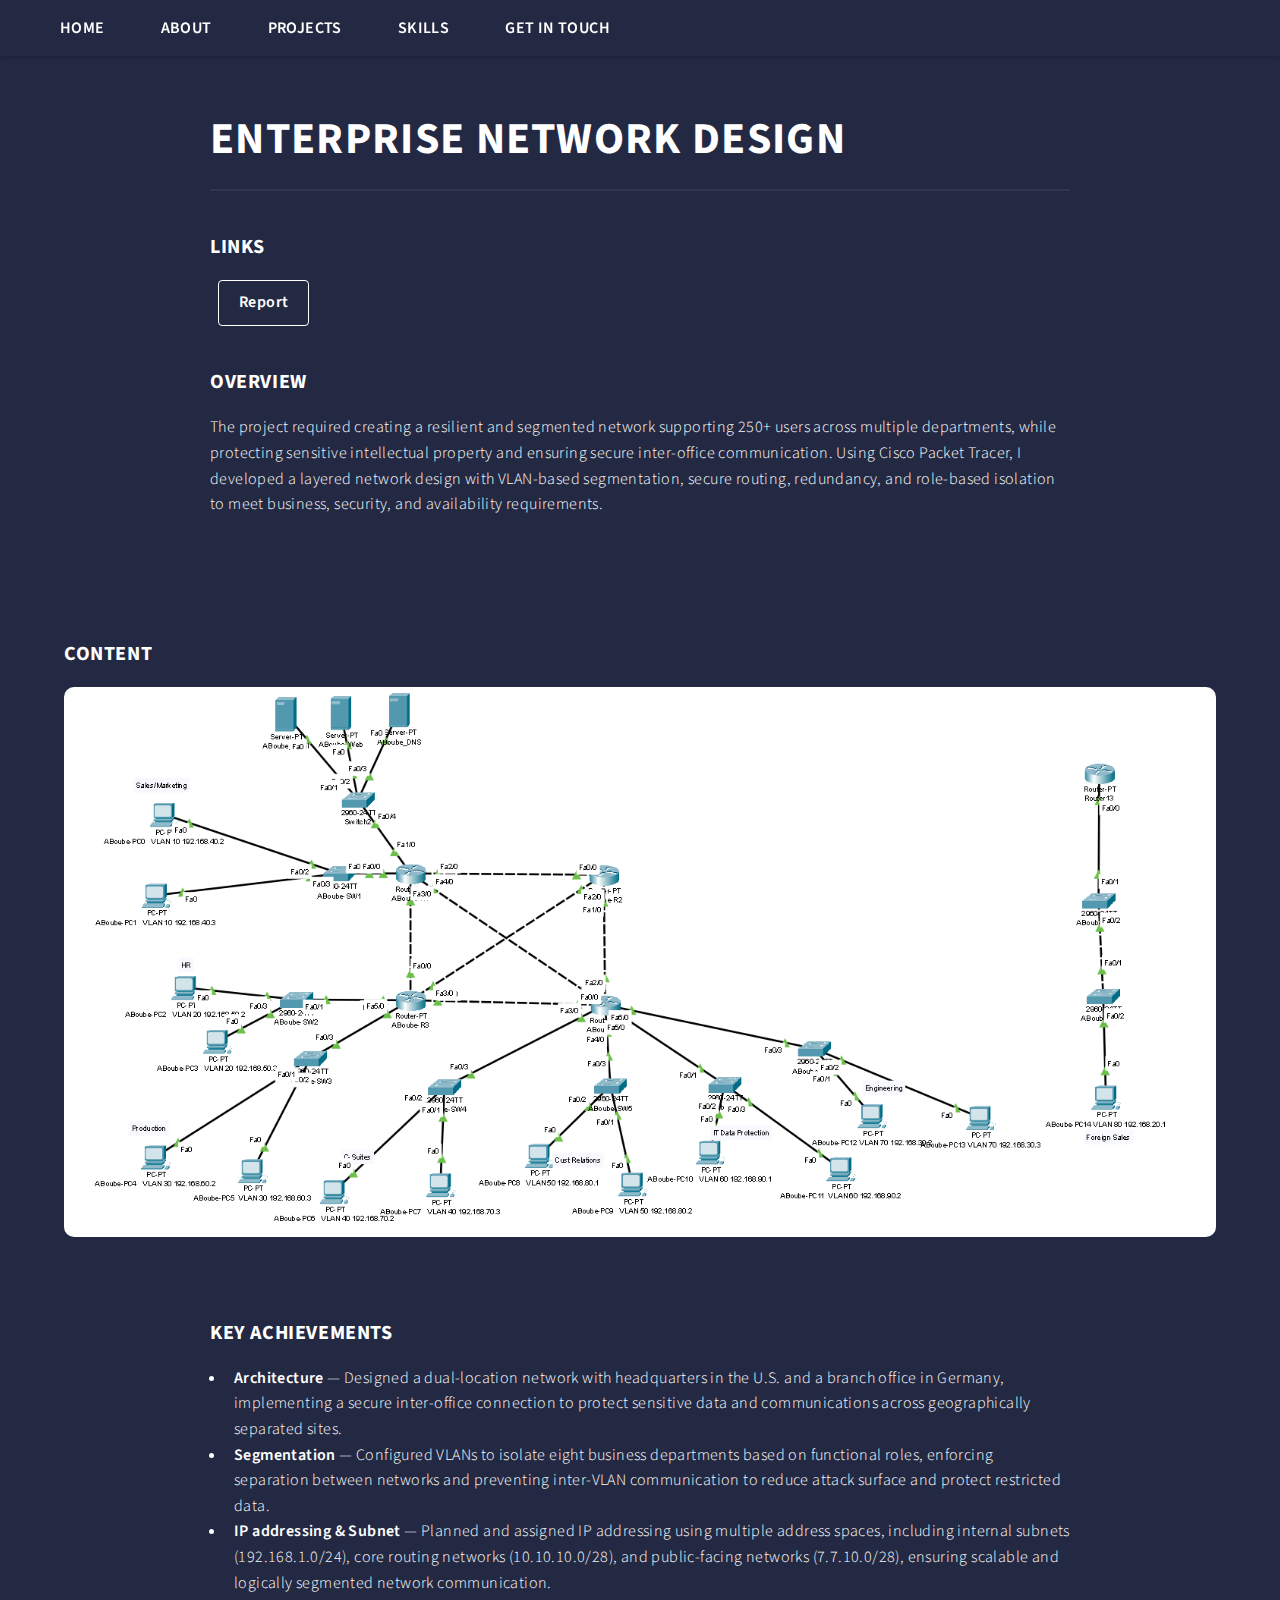
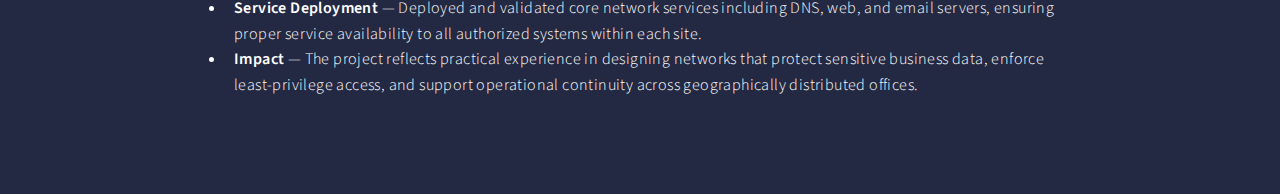
<file: project-1.html>
<!DOCTYPE html>
<html lang="en">
<head>
  <meta charset="utf-8" />
  <meta name="viewport" content="width=device-width, initial-scale=1" />
  <title>Enterprise Network Design</title>

  <link rel="stylesheet" href="assets/css/main.css" />
  <link rel="stylesheet" href="assets/css/project-page.css" />
</head>

<body class="is-preload project-page">

  <!-- Minimalist nav (already on your site) -->
  <header id="navbar">
    <nav class="container">
      <ul class="nav-links">
        <li><a href="/portfolio/#banner">HOME</a></li>
        <li><a href="/portfolio/#about">ABOUT</a></li>
        <li><a href="/portfolio/#projects">PROJECTS</a></li>
        <li><a href="/portfolio/#skills">SKILLS</a></li>
        <li><a href="/portfolio/#contact">GET IN TOUCH</a></li>
      </ul>      
    </nav>
  </header>

  <main class="content">
    <h1 class="project-title"> Enterprise Network Design</h1>
    <hr class="divider">

    <!-- LINKS -->
    <section>
      <h2>LINKS</h2>
      <ul class="link-row">
        <li><a href="#" target="_blank" rel="noopener">Report</a></li>
      </ul>
    </section>

    <!-- OVERVIEW -->
    <section>
      <h2>OVERVIEW</h2>
      <p>
       The project required creating a resilient and segmented network supporting 250+ users across multiple departments, while protecting sensitive intellectual property and ensuring secure inter-office communication. 
        Using Cisco Packet Tracer, I developed a layered network design with VLAN-based segmentation, secure routing, redundancy, and role-based isolation to meet business, security, and availability requirements.
      </p>
      </section>

      <section class ="screenshots screenshots-wide">

      <h2>CONTENT</h2>
      <div class="screenshot-grid wide-grid single-image">
      <img src="assets/images/networkdesign.png" alt="">
  </div>
      
    </section>

    <!-- KEY ACHIEVEMENTS -->
    <section>
      <h2>KEY ACHIEVEMENTS</h2>
      <ul class="bullet-list">
        <li><strong>Architecture </strong> — Designed a dual-location network with headquarters in the U.S. and a branch office in Germany, implementing a secure inter-office connection to protect sensitive data and communications across geographically separated sites.</li>
        <li><strong>Segmentation</strong> — Configured VLANs to isolate eight business departments based on functional roles, enforcing separation between networks and preventing inter-VLAN communication to reduce attack surface and protect restricted data.</li>
        <li><strong>IP addressing & Subnet</strong> — Planned and assigned IP addressing using multiple address spaces, including internal subnets (192.168.1.0/24), core routing networks (10.10.10.0/28), and public-facing networks (7.7.10.0/28), ensuring scalable and logically segmented network communication.</li>
       <li><strong>Service Deployment</strong> — Deployed and validated core network services including DNS, web, and email servers, ensuring proper service availability to all authorized systems within each site.</li>
        <li><strong>Impact</strong> — The project reflects practical experience in designing networks that protect sensitive business data, enforce least-privilege access, and support operational continuity across geographically distributed offices.</li>
      </ul>
    </section>
  </main>

</body>
</html>
</file>
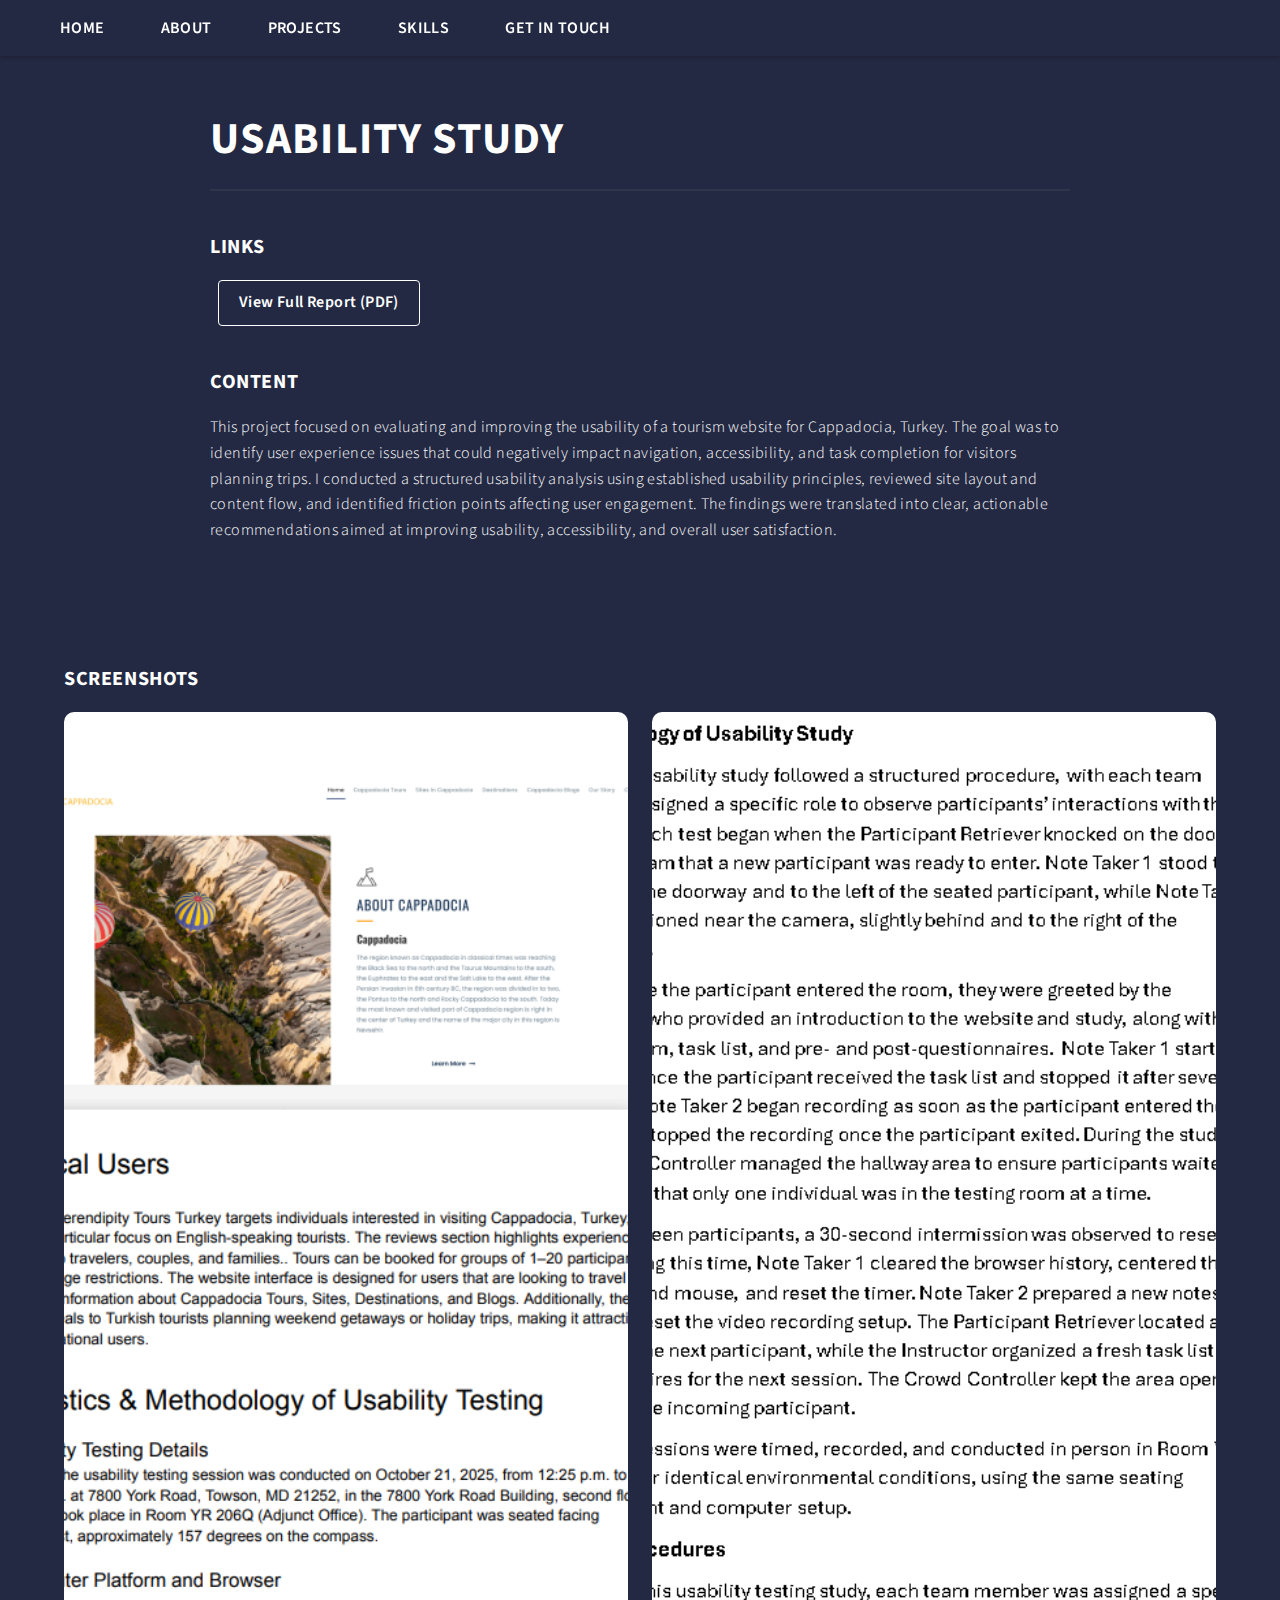
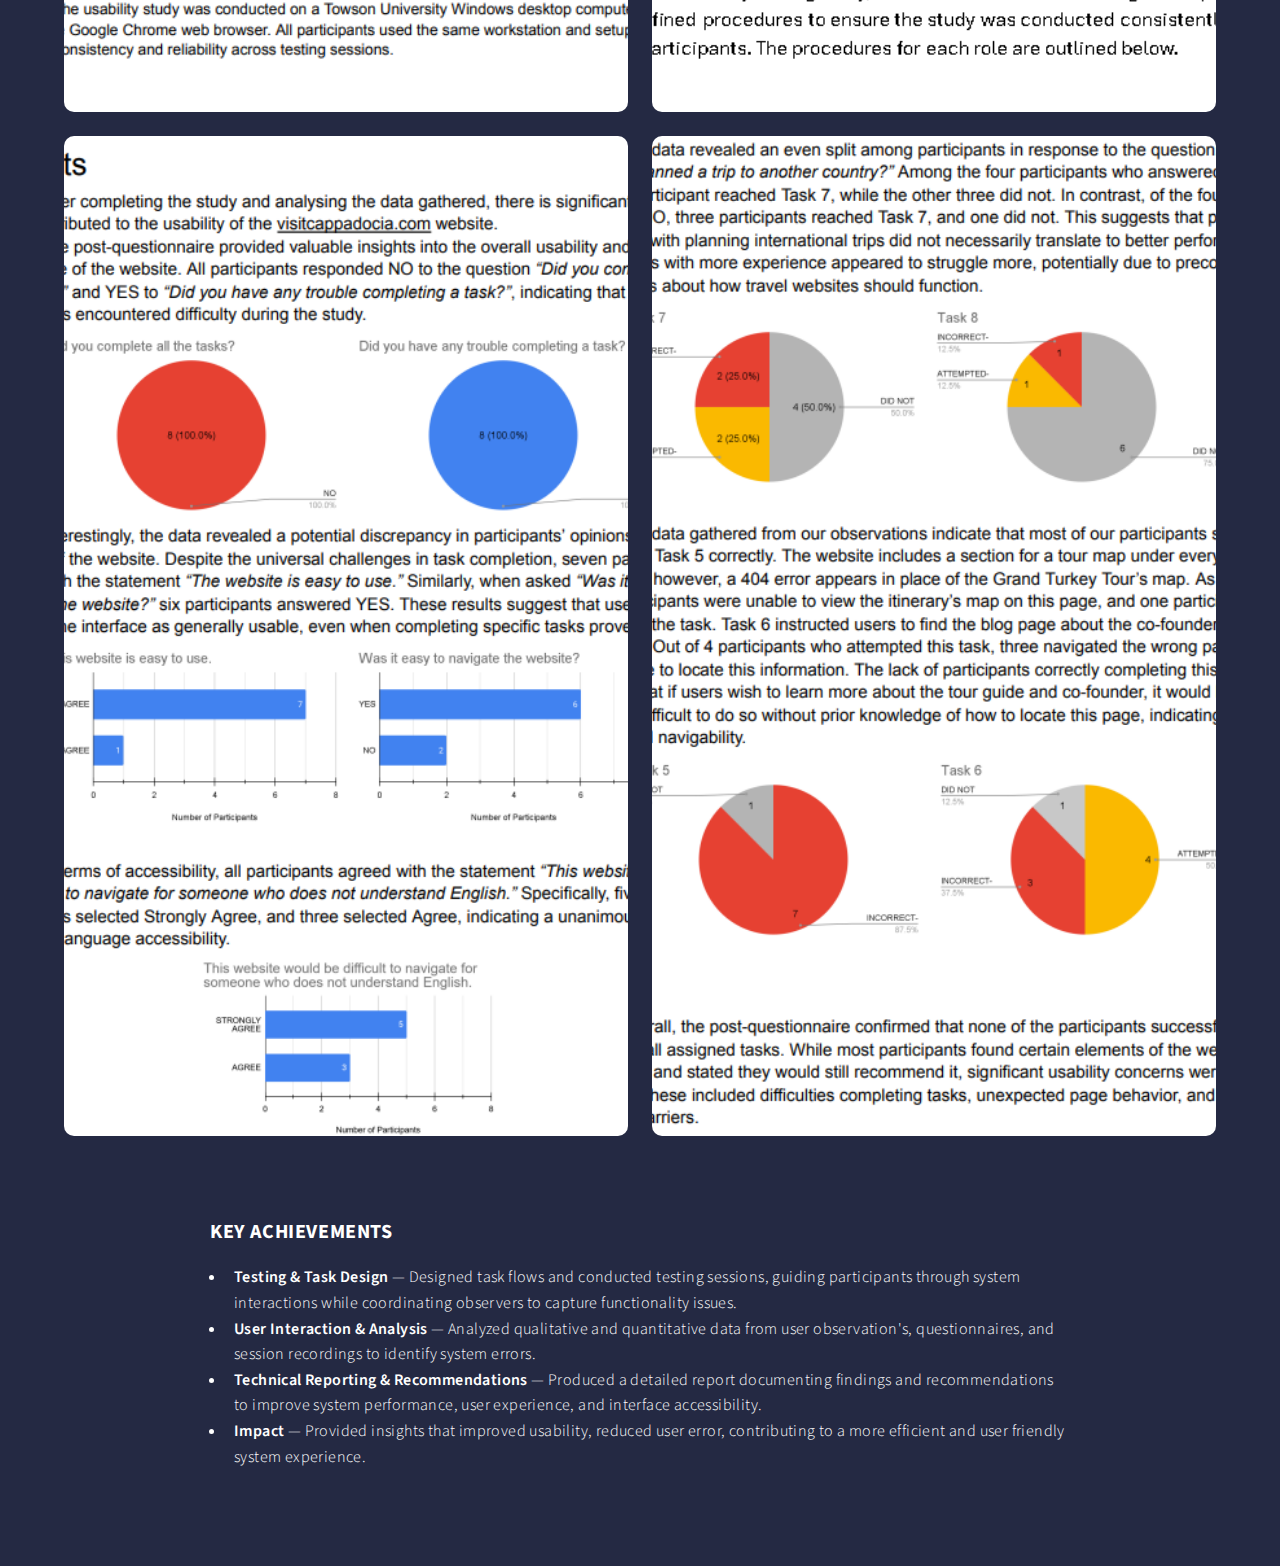
<file: project-2.html>
<!DOCTYPE html>
<html lang="en">
<head>
  <meta charset="utf-8" />
  <meta name="viewport" content="width=device-width, initial-scale=1" />
  <title>Usability Study</title>

  <link rel="stylesheet" href="assets/css/main.css" />
  <link rel="stylesheet" href="assets/css/project-page.css" />
</head>

<body class="is-preload project-page">

  <!-- Minimalist nav (already on your site) -->
  <header id="navbar">
    <nav class="container">
      <ul class="nav-links">
        <li><a href="/portfolio/#banner">HOME</a></li>
        <li><a href="/portfolio/#about">ABOUT</a></li>
        <li><a href="/portfolio/#projects">PROJECTS</a></li>
        <li><a href="/portfolio/#skills">SKILLS</a></li>
        <li><a href="/portfolio/#contact">GET IN TOUCH</a></li>
      </ul>      
    </nav>
  </header>

  <main class="content">
    <h1 class="project-title">Usability Study</h1>
    <hr class="divider">

    <!-- LINKS -->
    <section>
      <h2>LINKS</h2>
      <ul class="link-row">
        <li><a href="/assets/Usability Testing Report Portfolio.pdf" target="_blank" rel="noopener">View Full Report (PDF)</a></li>
      </ul>
    </section>

    <!-- OVERVIEW -->
    <section>
      <h2>CONTENT</h2>
      <p>
        This project focused on evaluating and improving the usability of a tourism website for Cappadocia, Turkey. The goal was to identify user experience issues that could negatively impact navigation, accessibility, and task completion for visitors planning trips. I conducted a structured usability analysis using established usability principles, reviewed site layout and content flow, and identified friction points affecting user engagement. The findings were translated into clear, actionable recommendations aimed at improving usability, accessibility, and overall user satisfaction.
    </section>
    
    <section class ="screenshots screenshots-wide">

      <h2>SCREENSHOTS</h2>
      <div class="screenshot-grid wide-grid">
      <img src="assets/images/Abstract.png" alt="">
      <img src="assets/images/method.png" alt="">
      <img src="assets/images/Results.png" alt="">
      <img src="assets/images/Results2.png" alt="">
  </div>
      
    </section>



    <!-- KEY ACHIEVEMENTS -->
    <section>
      <h2>KEY ACHIEVEMENTS</h2>
      <ul class="bullet-list">
        <li><strong>Testing & Task Design </strong> — Designed task flows and conducted testing sessions, guiding participants through system interactions while coordinating observers to capture functionality issues.</li>
        <li><strong>User Interaction & Analysis</strong> — Analyzed qualitative and quantitative data from user observation's, questionnaires, and session recordings to identify system errors.</li>
        <li><strong>Technical Reporting & Recommendations</strong> — Produced a detailed report documenting findings and recommendations to improve system performance, user experience, and interface accessibility.</li>
        <li><strong>Impact</strong> — Provided insights that improved usability, reduced user error, contributing to a more efficient and user friendly system experience.</li>
      </ul>
    </section>
  </main>

</body>
</html>
</file>
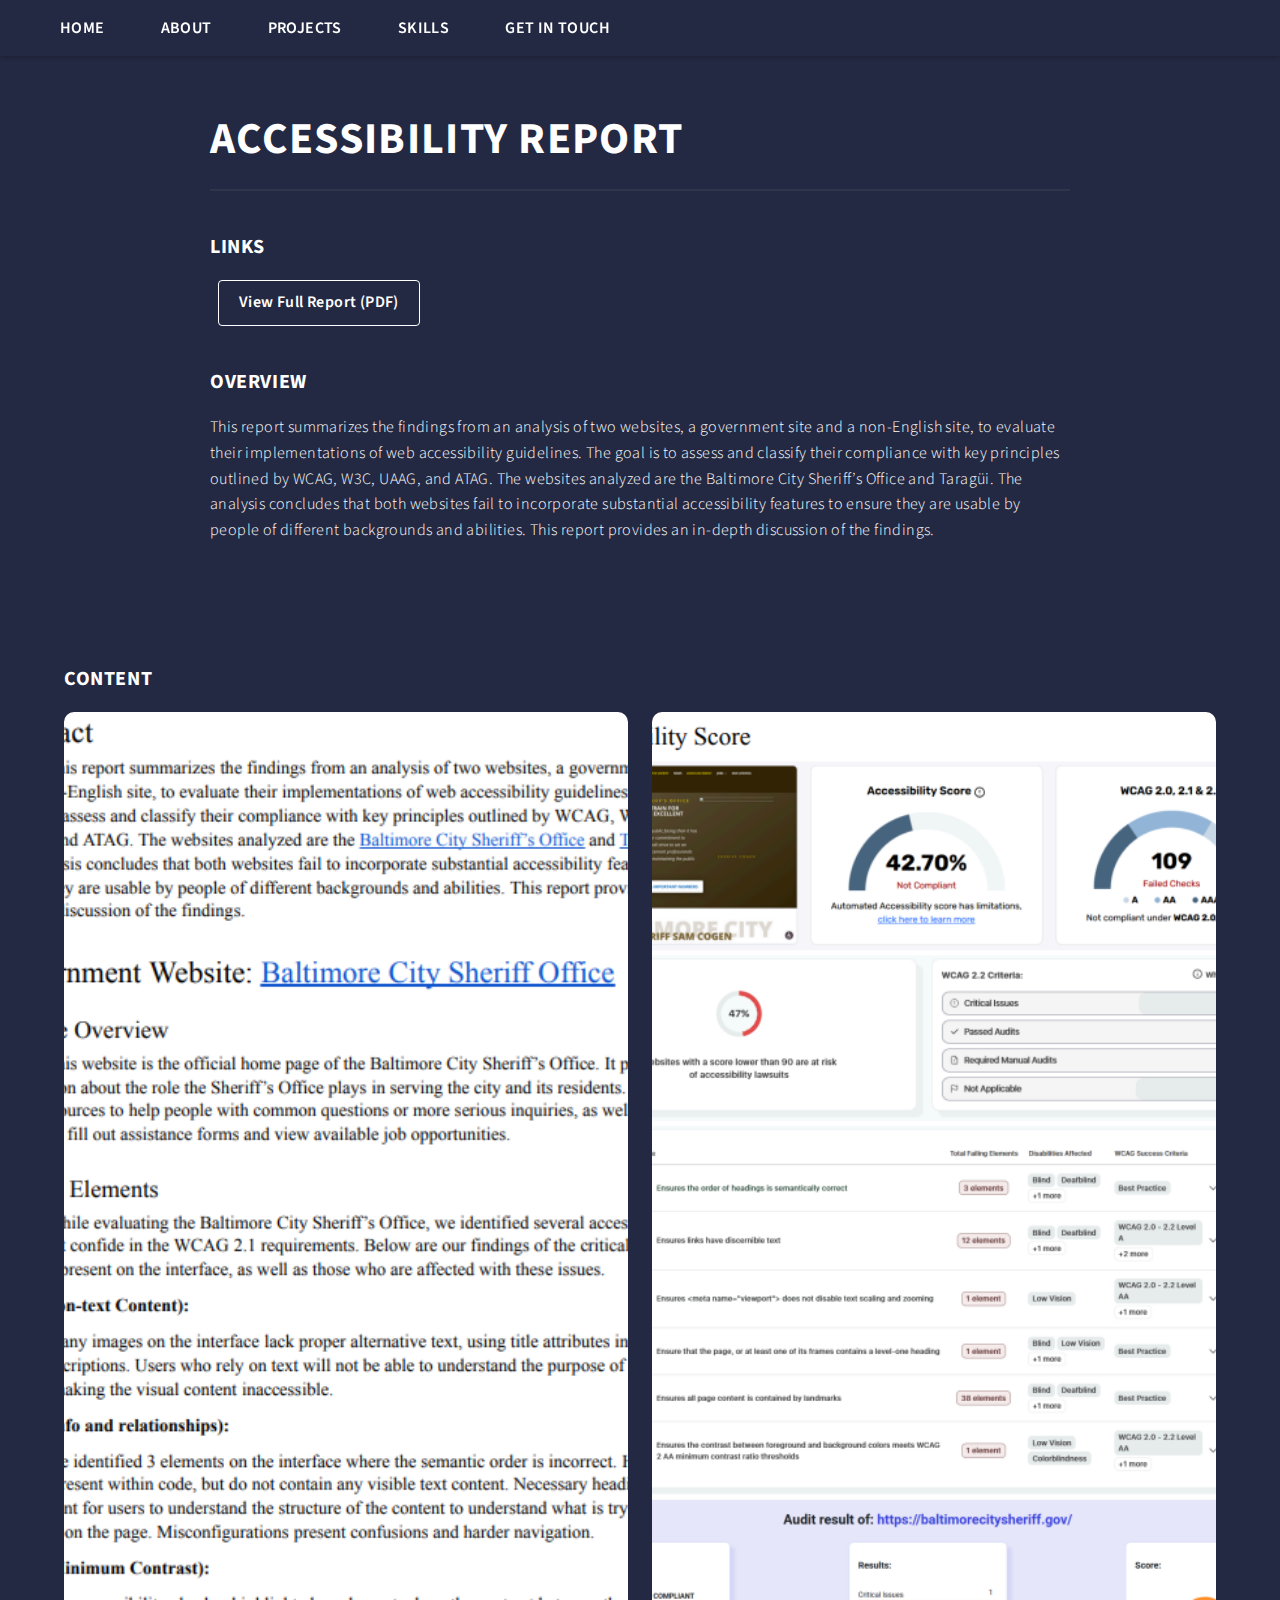
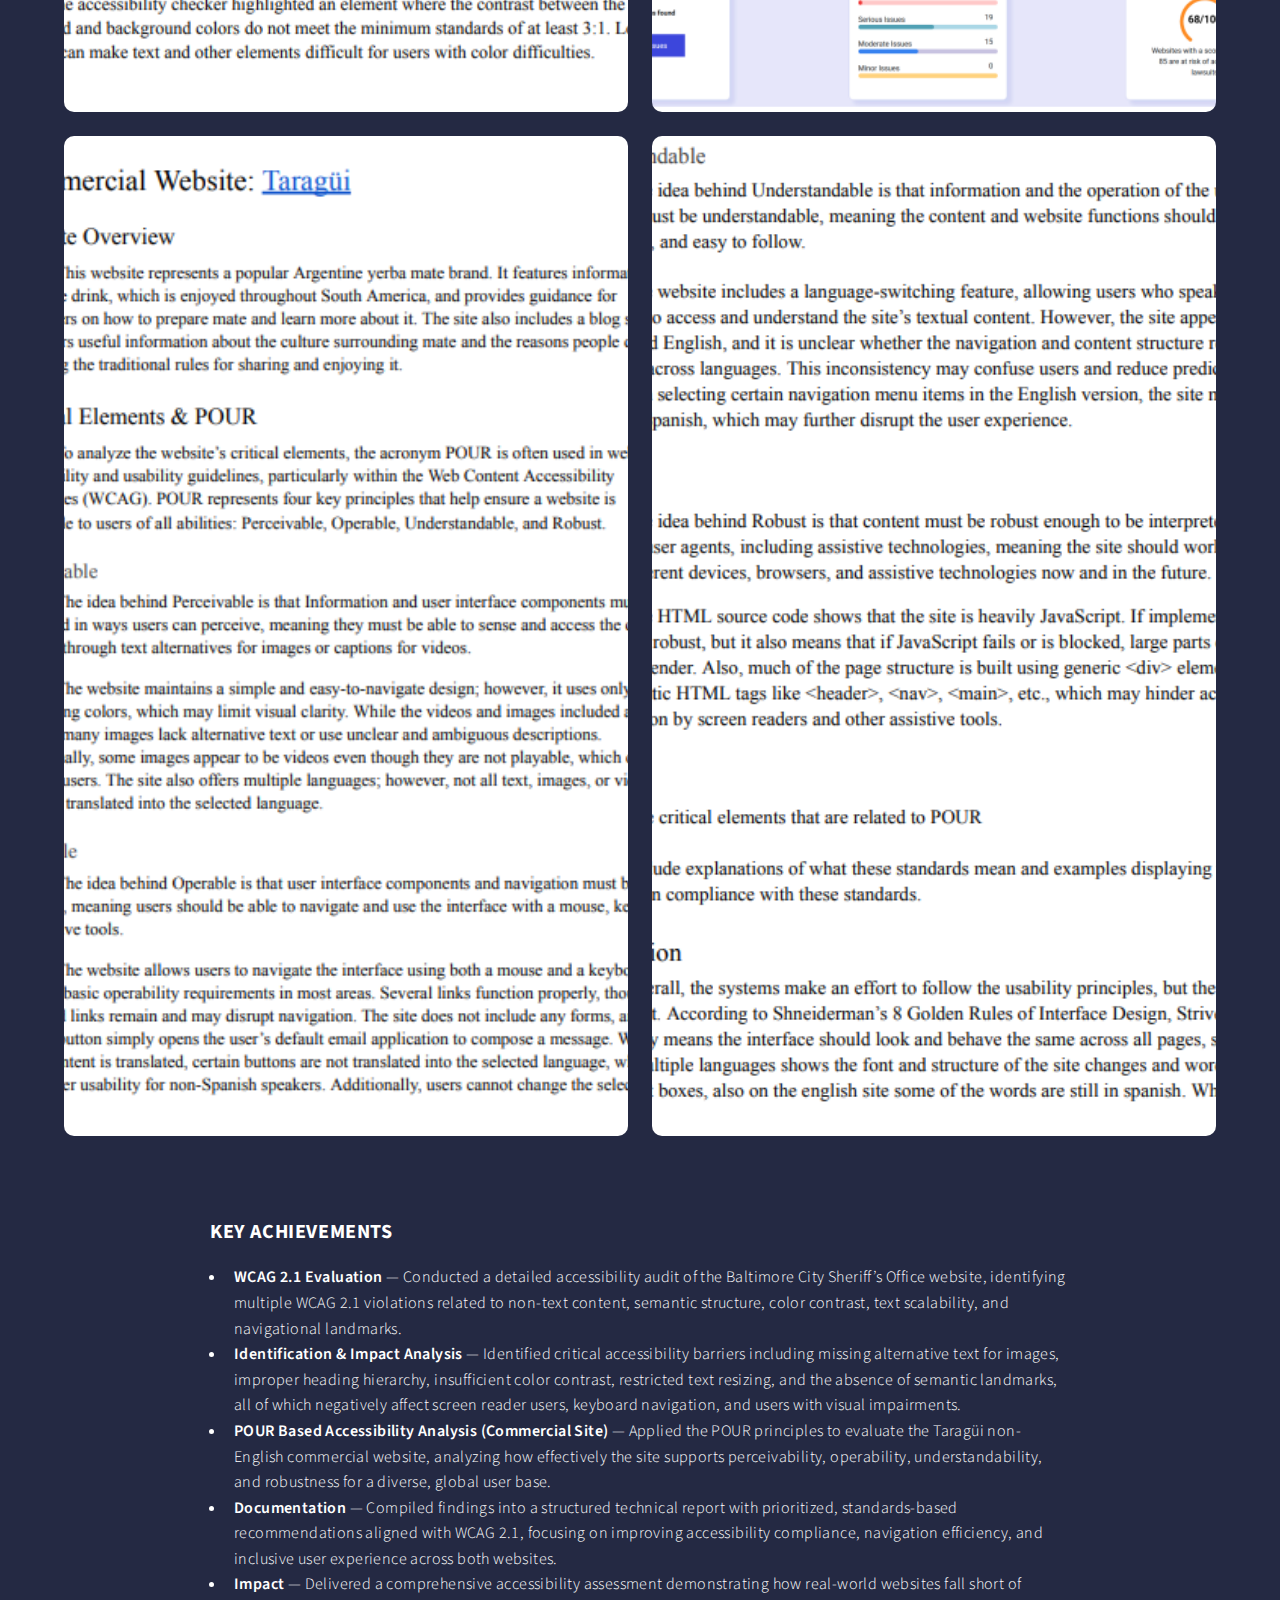
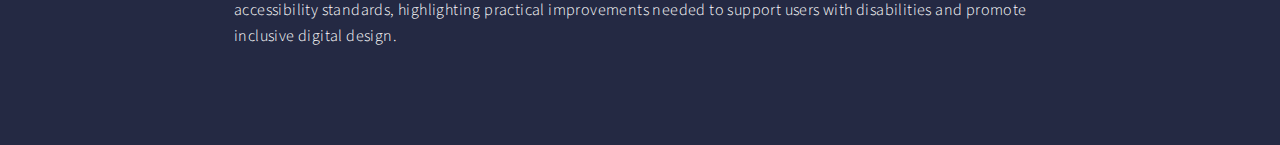
<file: project-3.html>
<!DOCTYPE html>
<html lang="en">
<head>
  <meta charset="utf-8" />
  <meta name="viewport" content="width=device-width, initial-scale=1" />
  <title>Usability Study</title>

  <link rel="stylesheet" href="assets/css/main.css" />
  <link rel="stylesheet" href="assets/css/project-page.css" />
</head>

<body class="is-preload project-page">

  <!-- Minimalist nav (already on your site) -->
  <header id="navbar">
    <nav class="container">
      <ul class="nav-links">
        <li><a href="/portfolio/#banner">HOME</a></li>
        <li><a href="/portfolio/#about">ABOUT</a></li>
        <li><a href="/portfolio/#projects">PROJECTS</a></li>
        <li><a href="/portfolio/#skills">SKILLS</a></li>
        <li><a href="/portfolio/#contact">GET IN TOUCH</a></li>
      </ul>      
    </nav>
  </header>

  <main class="content">
    <h1 class="project-title">Accessibility Report</h1>
    <hr class="divider">

    <!-- LINKS -->
    <section>
      <h2>LINKS</h2>
      <ul class="link-row">
        <li><a href="/portfolio/Accessibility Report.pdf" target="_blank" rel="noopener">View Full Report (PDF)</a></li>
      </ul>
    </section>

    <!-- OVERVIEW -->
    <section>
      <h2>OVERVIEW</h2>
      <p>
       This report summarizes the findings from an analysis of two websites, a government site and a non-English site, to evaluate their implementations of web accessibility guidelines. The goal is to assess and classify their compliance with key principles outlined by WCAG, W3C, UAAG, and ATAG. The websites analyzed are the Baltimore City Sheriff’s Office and Taragüi. The analysis concludes that both websites fail to incorporate substantial accessibility features to ensure they are usable by people of different backgrounds and abilities. This report provides an in-depth discussion of the findings.
    </section>

      <section class ="screenshots screenshots-wide">

      <h2>CONTENT</h2>
      <div class="screenshot-grid wide-grid">
      <img src="assets/images/govsite.png" alt="">
      <img src="assets/images/Score.png" alt="">
      <img src="assets/images/taragui.png" alt="">
      <img src="assets/images/finish.png" alt="">
  </div>
      
    </section>

    <!-- KEY ACHIEVEMENTS -->
    <section>
      <h2>KEY ACHIEVEMENTS</h2>
      <ul class="bullet-list">
        <li><strong>WCAG 2.1 Evaluation </strong> — Conducted a detailed accessibility audit of the Baltimore City Sheriff’s Office website, identifying multiple WCAG 2.1 violations related to non-text content, semantic structure, color contrast, text scalability, and navigational landmarks.</li>
        <li><strong>Identification & Impact Analysis</strong> — Identified critical accessibility barriers including missing alternative text for images, improper heading hierarchy, insufficient color contrast, restricted text resizing, and the absence of semantic landmarks, all of which negatively affect screen reader users, keyboard navigation, and users with visual impairments.</li>
        <li><strong>POUR Based Accessibility Analysis (Commercial Site)</strong> — Applied the POUR principles to evaluate the Taragüi non-English commercial website, analyzing how effectively the site supports perceivability, operability, understandability, and robustness for a diverse, global user base.</li>
       <li><strong>Documentation </strong> — Compiled findings into a structured technical report with prioritized, standards-based recommendations aligned with WCAG 2.1, focusing on improving accessibility compliance, navigation efficiency, and inclusive user experience across both websites.</li>
        <li><strong>Impact</strong> — Delivered a comprehensive accessibility assessment demonstrating how real-world websites fall short of accessibility standards, highlighting practical improvements needed to support users with disabilities and promote inclusive digital design.</li>
      </ul>
    </section>
  </main>

</body>
</html>
</file>
<file: assets/css/project-page.css>
/* ────────────────────────────────
   SIMPLE PROJECT‑PAGE STYLES
   (scoped under body.project-page)
──────────────────────────────── */

body.project-page {
    /* inherit your dark palette automatically */
    color: #fff;
  }
  
  body.project-page .content {
    max-width: 900px;
    margin: 0 auto;
    padding: 3rem 1.25rem 4rem;
    line-height: 1.6;
  }
  
  /* ------------- headings ------------ */
  body.project-page .project-title {
    margin: 0;
    font-size: 2.75rem;
    font-weight: 700;
    text-transform: uppercase;
    letter-spacing: .03em;
  }
  
  body.project-page .divider {
    margin: .75rem 0 2.5rem;
    border: none;
    height: 2px;
    background: currentColor;
    opacity: .15;
  }
  
  body.project-page h2 {
    font-size: 1.25rem;
    font-weight: 700;
    margin: 2.5rem 0 1rem;
    text-transform: uppercase;
    letter-spacing: .03em;
  }
  
  /* ------------- links row ------------ */
  body.project-page .link-row {
    list-style: none;
    padding: 0;
    margin: 0 0 1.5rem;
    display: flex;
    flex-wrap: wrap;
    gap: 1rem;
  }
  
  body.project-page .link-row a {
    display: block;
    padding: .6rem 1.25rem;
    border: 1px solid currentColor;
    border-radius: 4px;
    font-weight: 600;
    text-decoration: none;
    transition: background .15s;
  }
  
  body.project-page .link-row a:hover {
    background: currentColor;
    color: #000;
  }
  
  /* ------------- bullet list ---------- */
  body.project-page .bullet-list {
    padding-left: 1rem;
  }
  
  /* ------------- responsive ----------- */
  @media (max-width: 580px) {
    body.project-page .project-title { font-size: 2.1rem; }
    body.project-page .link-row { flex-direction: column; }
  }
  
  /* ────────────────────────────────
   PROJECT PAGE BACKDROP OVERRIDES
──────────────────────────────── */

/* 1) make the page itself black */
body.project-page {
    background-color: #000;
    color: #fff; /* you already had this */
  }
  
  /* 2) ensure your navbar isn’t “dark‑ened” by the black body */
  /*    (only needed if your site’s navbar is inheriting its bg) */
  body.project-page header#navbar {
    /* if your normal navbar rule is, say, background: #242943; */
    /* then simply re‑declare it here: */
    background-color: #242943 !important;
  
    /* if your navbar uses a gradient or image, just copy that full rule here */
  }

  .screenshots {
    margin :3rem 0;
  }

  .screenshot-grid {
  display: grid;
  grid-template-columns: repeat(auto-fit, minmax(450px, 1fr));
  gap: 1.5rem;
  margin-top: 1rem;
}

.screenshot-grid img {
  width: 100%;
  height: auto;
  border-radius: 8px;
  box-shadow: 0 6px 20px rgba(0, 0, 0, 0.08);
  object-fit: cover;
}

/* Allow screenshots to use more horizontal space */
.screenshots-wide {
  width: 100vw;
  margin-left: calc(-50vw + 50%);
  padding: 2rem 5vw;
}

.wide-grid {
  max-width: 1600px;
  margin: 0 auto;
  grid-template-columns: repeat(2, 1fr);
}

/* Slightly larger images */
.wide-grid img {
  border-radius: 10px;
  width: 100%;
  height: 1000px;
  object-fit: cover;
  object-position: center;
  border-radius: 10px;
  box-shadow: 0 6px 20px rgba(0,0,0, 0.00);
}


.single-image {
  grid-template-columns: 1fr;
  max-width: 1200px;  
}


.single-image img {
  height: 550px;
}
</file>
<file: assets/css/main.css>
@import url(fontawesome-all.min.css);
@import url("https://fonts.googleapis.com/css?family=Source+Sans+Pro:300,300italic,600,600italic");

/*
	Forty by HTML5 UP
	html5up.net | @ajlkn
	Free for personal and commercial use under the CCA 3.0 license (html5up.net/license)
*/

html, body, div, span, applet, object,
iframe, h1, h2, h3, h4, h5, h6, p, blockquote,
pre, a, abbr, acronym, address, big, cite,
code, del, dfn, em, img, ins, kbd, q, s, samp,
small, strike, strong, sub, sup, tt, var, b,
u, i, center, dl, dt, dd, ol, ul, li, fieldset,
form, label, legend, table, caption, tbody,
tfoot, thead, tr, th, td, article, aside,
canvas, details, embed, figure, figcaption,
footer, header, hgroup, menu, nav, output, ruby,
section, summary, time, mark, audio, video {
	margin: 0;
	padding: 0;
	border: 0;
	font-size: 100%;
	font: inherit;
	vertical-align: baseline;}

article, aside, details, figcaption, figure,
footer, header, hgroup, menu, nav, section {
	display: block;}

body {
	line-height: 1;
}

ol, ul {
	list-style: none;
}

blockquote, q {
	quotes: none;
}

	blockquote:before, blockquote:after, q:before, q:after {
		content: '';
		content: none;
	}

table {
	border-collapse: collapse;
	border-spacing: 0;
}

body {
	-webkit-text-size-adjust: none;
}

mark {
	background-color: transparent;
	color: inherit;
}

input::-moz-focus-inner {
	border: 0;
	padding: 0;
}

input, select, textarea {
	-moz-appearance: none;
	-webkit-appearance: none;
	-ms-appearance: none;
	appearance: none;
}

/* Basic */

	@-ms-viewport {
		width: device-width;
	}

	body {
		-ms-overflow-style: scrollbar;
	}

	@media screen and (max-width: 480px) {

		html, body {
			min-width: 320px;
		}

	}

	html {
		box-sizing: border-box;
	}

	*, *:before, *:after {
		box-sizing: inherit;
	}

	body {
		background: #242943;
	}

		body.is-preload *, body.is-preload *:before, body.is-preload *:after {
			-moz-animation: none !important;
			-webkit-animation: none !important;
			-ms-animation: none !important;
			animation: none !important;
			-moz-transition: none !important;
			-webkit-transition: none !important;
			-ms-transition: none !important;
			transition: none !important;
		}

/* Type */

	body, input, select, textarea {
		color: #ffffff;
		font-family: "Source Sans Pro", Helvetica, sans-serif;
		font-size: 17pt;
		font-weight: 300;
		letter-spacing: 0.025em;
		line-height: 1.65;
	}

		@media screen and (max-width: 1680px) {

			body, input, select, textarea {
				font-size: 14pt;
			}

		}

		@media screen and (max-width: 1280px) {

			body, input, select, textarea {
				font-size: 12pt;
			}

		}

		@media screen and (max-width: 360px) {

			body, input, select, textarea {
				font-size: 11pt;
			}

		}

	a {
		-moz-transition: color 0.2s ease-in-out, border-bottom-color 0.2s ease-in-out;
		-webkit-transition: color 0.2s ease-in-out, border-bottom-color 0.2s ease-in-out;
		-ms-transition: color 0.2s ease-in-out, border-bottom-color 0.2s ease-in-out;
		transition: color 0.2s ease-in-out, border-bottom-color 0.2s ease-in-out;
		border-bottom: dotted 1px;
		color: inherit;
		text-decoration: none;
	}

		a:hover {
			border-bottom-color: transparent;
			color: #9bf1ff !important;
		}

		a:active {
			color: #53e3fb !important;
		}

	strong, b {
		color: #ffffff;
		font-weight: 600;
	}

	em, i {
		font-style: italic;
	}

	p {
		margin: 0 0 2em 0;
	}

	h1, h2, h3, h4, h5, h6 {
		color: #ffffff;
		font-weight: 600;
		line-height: 1.65;
		margin: 0 0 1em 0;
	}

		h1 a, h2 a, h3 a, h4 a, h5 a, h6 a {
			color: inherit;
			border-bottom: 0;
		}

	h1 {
		font-size: 2.5em;
	}

	h2 {
		font-size: 1.75em;
	}

	h3 {
		font-size: 1.35em;
	}

	h4 {
		font-size: 1.1em;
	}

	h5 {
		font-size: 0.9em;
	}

	h6 {
		font-size: 0.7em;
	}

	@media screen and (max-width: 736px) {

		h1 {
			font-size: 2em;
		}

		h2 {
			font-size: 1.5em;
		}

		h3 {
			font-size: 1.25em;
		}

	}

	sub {
		font-size: 0.8em;
		position: relative;
		top: 0.5em;
	}

	sup {
		font-size: 0.8em;
		position: relative;
		top: -0.5em;
	}

	blockquote {
		border-left: solid 4px rgba(212, 212, 255, 0.1);
		font-style: italic;
		margin: 0 0 2em 0;
		padding: 0.5em 0 0.5em 2em;
	}

	code {
		background: rgb(0, 0, 0);
		font-family: "Courier New", monospace;
		font-size: 0.9em;
		margin: 0 0.25em;
		padding: 0.25em 0.65em;
	}

	pre {
		-webkit-overflow-scrolling: touch;
		font-family: "Courier New", monospace;
		font-size: 0.9em;
		margin: 0 0 2em 0;
	}

		pre code {
			display: block;
			line-height: 1.75;
			padding: 1em 1.5em;
			overflow-x: auto;
		}

	hr {
		border: 0;
		border-bottom: solid 1px rgba(212, 212, 255, 0.1);
		margin: 2em 0;
	}

		hr.major {
			margin: 3em 0;
		}

	.align-left {
		text-align: left;
	}

	.align-center {
		text-align: center;
	}

	.align-right {
		text-align: right;
	}

/* Row */

	.row {
		display: flex;
		flex-wrap: wrap;
		box-sizing: border-box;
		align-items: stretch;
	}

		.row > * {
			box-sizing: border-box;
		}

		.row.gtr-uniform > * > :last-child {
			margin-bottom: 0;
		}

		.row.aln-left {
			justify-content: flex-start;
		}

		.row.aln-center {
			justify-content: center;
		}

		.row.aln-right {
			justify-content: flex-end;
		}

		.row.aln-top {
			align-items: flex-start;
		}

		.row.aln-middle {
			align-items: center;
		}

		.row.aln-bottom {
			align-items: flex-end;
		}

		.row > .imp {
			order: -1;
		}

		.row > .col-1 {
			width: 8.33333%;
		}

		.row > .off-1 {
			margin-left: 8.33333%;
		}

		.row > .col-2 {
			width: 16.66667%;
		}

		.row > .off-2 {
			margin-left: 16.66667%;
		}

		.row > .col-3 {
			width: 25%;
		}

		.row > .off-3 {
			margin-left: 25%;
		}

		.row > .col-4 {
			width: 33.33333%;
		}

		.row > .off-4 {
			margin-left: 33.33333%;
		}

		.row > .col-5 {
			width: 41.66667%;
		}

		.row > .off-5 {
			margin-left: 41.66667%;
		}

		.row > .col-6 {
			width: 50%;
		}

		.row > .off-6 {
			margin-left: 50%;
		}

		.row > .col-7 {
			width: 58.33333%;
		}

		.row > .off-7 {
			margin-left: 58.33333%;
		}

		.row > .col-8 {
			width: 66.66667%;
		}

		.row > .off-8 {
			margin-left: 66.66667%;
		}

		.row > .col-9 {
			width: 75%;
		}

		.row > .off-9 {
			margin-left: 75%;
		}

		.row > .col-10 {
			width: 83.33333%;
		}

		.row > .off-10 {
			margin-left: 83.33333%;
		}

		.row > .col-11 {
			width: 91.66667%;
		}

		.row > .off-11 {
			margin-left: 91.66667%;
		}

		.row > .col-12 {
			width: 100%;
		}

		.row > .off-12 {
			margin-left: 100%;
		}

		.row.gtr-0 {
			margin-top: 0;
			margin-left: 0em;
		}

			.row.gtr-0 > * {
				padding: 0 0 0 0em;
			}

			.row.gtr-0.gtr-uniform {
				margin-top: 0em;
			}

				.row.gtr-0.gtr-uniform > * {
					padding-top: 0em;
				}

		.row.gtr-25 {
			margin-top: 0;
			margin-left: -0.5em;
		}

			.row.gtr-25 > * {
				padding: 0 0 0 0.5em;
			}

			.row.gtr-25.gtr-uniform {
				margin-top: -0.5em;
			}

				.row.gtr-25.gtr-uniform > * {
					padding-top: 0.5em;
				}

		.row.gtr-50 {
			margin-top: 0;
			margin-left: -1em;
		}

			.row.gtr-50 > * {
				padding: 0 0 0 1em;
			}

			.row.gtr-50.gtr-uniform {
				margin-top: -1em;
			}

				.row.gtr-50.gtr-uniform > * {
					padding-top: 1em;
				}

		.row {
			margin-top: 0;
			margin-left: -2em;
		}

			.row > * {
				padding: 0 0 0 2em;
			}

			.row.gtr-uniform {
				margin-top: -2em;
			}

				.row.gtr-uniform > * {
					padding-top: 2em;
				}

		.row.gtr-150 {
			margin-top: 0;
			margin-left: -3em;
		}

			.row.gtr-150 > * {
				padding: 0 0 0 3em;
			}

			.row.gtr-150.gtr-uniform {
				margin-top: -3em;
			}

				.row.gtr-150.gtr-uniform > * {
					padding-top: 3em;
				}

		.row.gtr-200 {
			margin-top: 0;
			margin-left: -4em;
		}

			.row.gtr-200 > * {
				padding: 0 0 0 4em;
			}

			.row.gtr-200.gtr-uniform {
				margin-top: -4em;
			}

				.row.gtr-200.gtr-uniform > * {
					padding-top: 4em;
				}

		@media screen and (max-width: 1680px) {

			.row {
				display: flex;
				flex-wrap: wrap;
				box-sizing: border-box;
				align-items: stretch;
			}

				.row > * {
					box-sizing: border-box;
				}

				.row.gtr-uniform > * > :last-child {
					margin-bottom: 0;
				}

				.row.aln-left {
					justify-content: flex-start;
				}

				.row.aln-center {
					justify-content: center;
				}

				.row.aln-right {
					justify-content: flex-end;
				}

				.row.aln-top {
					align-items: flex-start;
				}

				.row.aln-middle {
					align-items: center;
				}

				.row.aln-bottom {
					align-items: flex-end;
				}

				.row > .imp-xlarge {
					order: -1;
				}

				.row > .col-1-xlarge {
					width: 8.33333%;
				}

				.row > .off-1-xlarge {
					margin-left: 8.33333%;
				}

				.row > .col-2-xlarge {
					width: 16.66667%;
				}

				.row > .off-2-xlarge {
					margin-left: 16.66667%;
				}

				.row > .col-3-xlarge {
					width: 25%;
				}

				.row > .off-3-xlarge {
					margin-left: 25%;
				}

				.row > .col-4-xlarge {
					width: 33.33333%;
				}

				.row > .off-4-xlarge {
					margin-left: 33.33333%;
				}

				.row > .col-5-xlarge {
					width: 41.66667%;
				}

				.row > .off-5-xlarge {
					margin-left: 41.66667%;
				}

				.row > .col-6-xlarge {
					width: 50%;
				}

				.row > .off-6-xlarge {
					margin-left: 50%;
				}

				.row > .col-7-xlarge {
					width: 58.33333%;
				}

				.row > .off-7-xlarge {
					margin-left: 58.33333%;
				}

				.row > .col-8-xlarge {
					width: 66.66667%;
				}

				.row > .off-8-xlarge {
					margin-left: 66.66667%;
				}

				.row > .col-9-xlarge {
					width: 75%;
				}

				.row > .off-9-xlarge {
					margin-left: 75%;
				}

				.row > .col-10-xlarge {
					width: 83.33333%;
				}

				.row > .off-10-xlarge {
					margin-left: 83.33333%;
				}

				.row > .col-11-xlarge {
					width: 91.66667%;
				}

				.row > .off-11-xlarge {
					margin-left: 91.66667%;
				}

				.row > .col-12-xlarge {
					width: 100%;
				}

				.row > .off-12-xlarge {
					margin-left: 100%;
				}

				.row.gtr-0 {
					margin-top: 0;
					margin-left: 0em;
				}

					.row.gtr-0 > * {
						padding: 0 0 0 0em;
					}

					.row.gtr-0.gtr-uniform {
						margin-top: 0em;
					}

						.row.gtr-0.gtr-uniform > * {
							padding-top: 0em;
						}

				.row.gtr-25 {
					margin-top: 0;
					margin-left: -0.5em;
				}

					.row.gtr-25 > * {
						padding: 0 0 0 0.5em;
					}

					.row.gtr-25.gtr-uniform {
						margin-top: -0.5em;
					}

						.row.gtr-25.gtr-uniform > * {
							padding-top: 0.5em;
						}

				.row.gtr-50 {
					margin-top: 0;
					margin-left: -1em;
				}

					.row.gtr-50 > * {
						padding: 0 0 0 1em;
					}

					.row.gtr-50.gtr-uniform {
						margin-top: -1em;
					}

						.row.gtr-50.gtr-uniform > * {
							padding-top: 1em;
						}

				.row {
					margin-top: 0;
					margin-left: -2em;
				}

					.row > * {
						padding: 0 0 0 2em;
					}

					.row.gtr-uniform {
						margin-top: -2em;
					}

						.row.gtr-uniform > * {
							padding-top: 2em;
						}

				.row.gtr-150 {
					margin-top: 0;
					margin-left: -3em;
				}

					.row.gtr-150 > * {
						padding: 0 0 0 3em;
					}

					.row.gtr-150.gtr-uniform {
						margin-top: -3em;
					}

						.row.gtr-150.gtr-uniform > * {
							padding-top: 3em;
						}

				.row.gtr-200 {
					margin-top: 0;
					margin-left: -4em;
				}

					.row.gtr-200 > * {
						padding: 0 0 0 4em;
					}

					.row.gtr-200.gtr-uniform {
						margin-top: -4em;
					}

						.row.gtr-200.gtr-uniform > * {
							padding-top: 4em;
						}

		}

		@media screen and (max-width: 1280px) {

			.row {
				display: flex;
				flex-wrap: wrap;
				box-sizing: border-box;
				align-items: stretch;
			}

				.row > * {
					box-sizing: border-box;
				}

				.row.gtr-uniform > * > :last-child {
					margin-bottom: 0;
				}

				.row.aln-left {
					justify-content: flex-start;
				}

				.row.aln-center {
					justify-content: center;
				}

				.row.aln-right {
					justify-content: flex-end;
				}

				.row.aln-top {
					align-items: flex-start;
				}

				.row.aln-middle {
					align-items: center;
				}

				.row.aln-bottom {
					align-items: flex-end;
				}

				.row > .imp-large {
					order: -1;
				}

				.row > .col-1-large {
					width: 8.33333%;
				}

				.row > .off-1-large {
					margin-left: 8.33333%;
				}

				.row > .col-2-large {
					width: 16.66667%;
				}

				.row > .off-2-large {
					margin-left: 16.66667%;
				}

				.row > .col-3-large {
					width: 25%;
				}

				.row > .off-3-large {
					margin-left: 25%;
				}

				.row > .col-4-large {
					width: 33.33333%;
				}

				.row > .off-4-large {
					margin-left: 33.33333%;
				}

				.row > .col-5-large {
					width: 41.66667%;
				}

				.row > .off-5-large {
					margin-left: 41.66667%;
				}

				.row > .col-6-large {
					width: 50%;
				}

				.row > .off-6-large {
					margin-left: 50%;
				}

				.row > .col-7-large {
					width: 58.33333%;
				}

				.row > .off-7-large {
					margin-left: 58.33333%;
				}

				.row > .col-8-large {
					width: 66.66667%;
				}

				.row > .off-8-large {
					margin-left: 66.66667%;
				}

				.row > .col-9-large {
					width: 75%;
				}

				.row > .off-9-large {
					margin-left: 75%;
				}

				.row > .col-10-large {
					width: 83.33333%;
				}

				.row > .off-10-large {
					margin-left: 83.33333%;
				}

				.row > .col-11-large {
					width: 91.66667%;
				}

				.row > .off-11-large {
					margin-left: 91.66667%;
				}

				.row > .col-12-large {
					width: 100%;
				}

				.row > .off-12-large {
					margin-left: 100%;
				}

				.row.gtr-0 {
					margin-top: 0;
					margin-left: 0em;
				}

					.row.gtr-0 > * {
						padding: 0 0 0 0em;
					}

					.row.gtr-0.gtr-uniform {
						margin-top: 0em;
					}

						.row.gtr-0.gtr-uniform > * {
							padding-top: 0em;
						}

				.row.gtr-25 {
					margin-top: 0;
					margin-left: -0.375em;
				}

					.row.gtr-25 > * {
						padding: 0 0 0 0.375em;
					}

					.row.gtr-25.gtr-uniform {
						margin-top: -0.375em;
					}

						.row.gtr-25.gtr-uniform > * {
							padding-top: 0.375em;
						}

				.row.gtr-50 {
					margin-top: 0;
					margin-left: -0.75em;
				}

					.row.gtr-50 > * {
						padding: 0 0 0 0.75em;
					}

					.row.gtr-50.gtr-uniform {
						margin-top: -0.75em;
					}

						.row.gtr-50.gtr-uniform > * {
							padding-top: 0.75em;
						}

				.row {
					margin-top: 0;
					margin-left: -1.5em;
				}

					.row > * {
						padding: 0 0 0 1.5em;
					}

					.row.gtr-uniform {
						margin-top: -1.5em;
					}

						.row.gtr-uniform > * {
							padding-top: 1.5em;
						}

				.row.gtr-150 {
					margin-top: 0;
					margin-left: -2.25em;
				}

					.row.gtr-150 > * {
						padding: 0 0 0 2.25em;
					}

					.row.gtr-150.gtr-uniform {
						margin-top: -2.25em;
					}

						.row.gtr-150.gtr-uniform > * {
							padding-top: 2.25em;
						}

				.row.gtr-200 {
					margin-top: 0;
					margin-left: -3em;
				}

					.row.gtr-200 > * {
						padding: 0 0 0 3em;
					}

					.row.gtr-200.gtr-uniform {
						margin-top: -3em;
					}

						.row.gtr-200.gtr-uniform > * {
							padding-top: 3em;
						}

		}

		@media screen and (max-width: 980px) {

			.row {
				display: flex;
				flex-wrap: wrap;
				box-sizing: border-box;
				align-items: stretch;
			}

				.row > * {
					box-sizing: border-box;
				}

				.row.gtr-uniform > * > :last-child {
					margin-bottom: 0;
				}

				.row.aln-left {
					justify-content: flex-start;
				}

				.row.aln-center {
					justify-content: center;
				}

				.row.aln-right {
					justify-content: flex-end;
				}

				.row.aln-top {
					align-items: flex-start;
				}

				.row.aln-middle {
					align-items: center;
				}

				.row.aln-bottom {
					align-items: flex-end;
				}

				.row > .imp-medium {
					order: -1;
				}

				.row > .col-1-medium {
					width: 8.33333%;
				}

				.row > .off-1-medium {
					margin-left: 8.33333%;
				}

				.row > .col-2-medium {
					width: 16.66667%;
				}

				.row > .off-2-medium {
					margin-left: 16.66667%;
				}

				.row > .col-3-medium {
					width: 25%;
				}

				.row > .off-3-medium {
					margin-left: 25%;
				}

				.row > .col-4-medium {
					width: 33.33333%;
				}

				.row > .off-4-medium {
					margin-left: 33.33333%;
				}

				.row > .col-5-medium {
					width: 41.66667%;
				}

				.row > .off-5-medium {
					margin-left: 41.66667%;
				}

				.row > .col-6-medium {
					width: 50%;
				}

				.row > .off-6-medium {
					margin-left: 50%;
				}

				.row > .col-7-medium {
					width: 58.33333%;
				}

				.row > .off-7-medium {
					margin-left: 58.33333%;
				}

				.row > .col-8-medium {
					width: 66.66667%;
				}

				.row > .off-8-medium {
					margin-left: 66.66667%;
				}

				.row > .col-9-medium {
					width: 75%;
				}

				.row > .off-9-medium {
					margin-left: 75%;
				}

				.row > .col-10-medium {
					width: 83.33333%;
				}

				.row > .off-10-medium {
					margin-left: 83.33333%;
				}

				.row > .col-11-medium {
					width: 91.66667%;
				}

				.row > .off-11-medium {
					margin-left: 91.66667%;
				}

				.row > .col-12-medium {
					width: 100%;
				}

				.row > .off-12-medium {
					margin-left: 100%;
				}

				.row.gtr-0 {
					margin-top: 0;
					margin-left: 0em;
				}

					.row.gtr-0 > * {
						padding: 0 0 0 0em;
					}

					.row.gtr-0.gtr-uniform {
						margin-top: 0em;
					}

						.row.gtr-0.gtr-uniform > * {
							padding-top: 0em;
						}

				.row.gtr-25 {
					margin-top: 0;
					margin-left: -0.375em;
				}

					.row.gtr-25 > * {
						padding: 0 0 0 0.375em;
					}

					.row.gtr-25.gtr-uniform {
						margin-top: -0.375em;
					}

						.row.gtr-25.gtr-uniform > * {
							padding-top: 0.375em;
						}

				.row.gtr-50 {
					margin-top: 0;
					margin-left: -0.75em;
				}

					.row.gtr-50 > * {
						padding: 0 0 0 0.75em;
					}

					.row.gtr-50.gtr-uniform {
						margin-top: -0.75em;
					}

						.row.gtr-50.gtr-uniform > * {
							padding-top: 0.75em;
						}

				.row {
					margin-top: 0;
					margin-left: -1.5em;
				}

					.row > * {
						padding: 0 0 0 1.5em;
					}

					.row.gtr-uniform {
						margin-top: -1.5em;
					}

						.row.gtr-uniform > * {
							padding-top: 1.5em;
						}

				.row.gtr-150 {
					margin-top: 0;
					margin-left: -2.25em;
				}

					.row.gtr-150 > * {
						padding: 0 0 0 2.25em;
					}

					.row.gtr-150.gtr-uniform {
						margin-top: -2.25em;
					}

						.row.gtr-150.gtr-uniform > * {
							padding-top: 2.25em;
						}

				.row.gtr-200 {
					margin-top: 0;
					margin-left: -3em;
				}

					.row.gtr-200 > * {
						padding: 0 0 0 3em;
					}

					.row.gtr-200.gtr-uniform {
						margin-top: -3em;
					}

						.row.gtr-200.gtr-uniform > * {
							padding-top: 3em;
						}

		}

		@media screen and (max-width: 736px) {

			.row {
				display: flex;
				flex-wrap: wrap;
				box-sizing: border-box;
				align-items: stretch;
			}

				.row > * {
					box-sizing: border-box;
				}

				.row.gtr-uniform > * > :last-child {
					margin-bottom: 0;
				}

				.row.aln-left {
					justify-content: flex-start;
				}

				.row.aln-center {
					justify-content: center;
				}

				.row.aln-right {
					justify-content: flex-end;
				}

				.row.aln-top {
					align-items: flex-start;
				}

				.row.aln-middle {
					align-items: center;
				}

				.row.aln-bottom {
					align-items: flex-end;
				}

				.row > .imp-small {
					order: -1;
				}

				.row > .col-1-small {
					width: 8.33333%;
				}

				.row > .off-1-small {
					margin-left: 8.33333%;
				}

				.row > .col-2-small {
					width: 16.66667%;
				}

				.row > .off-2-small {
					margin-left: 16.66667%;
				}

				.row > .col-3-small {
					width: 25%;
				}

				.row > .off-3-small {
					margin-left: 25%;
				}

				.row > .col-4-small {
					width: 33.33333%;
				}

				.row > .off-4-small {
					margin-left: 33.33333%;
				}

				.row > .col-5-small {
					width: 41.66667%;
				}

				.row > .off-5-small {
					margin-left: 41.66667%;
				}

				.row > .col-6-small {
					width: 50%;
				}

				.row > .off-6-small {
					margin-left: 50%;
				}

				.row > .col-7-small {
					width: 58.33333%;
				}

				.row > .off-7-small {
					margin-left: 58.33333%;
				}

				.row > .col-8-small {
					width: 66.66667%;
				}

				.row > .off-8-small {
					margin-left: 66.66667%;
				}

				.row > .col-9-small {
					width: 75%;
				}

				.row > .off-9-small {
					margin-left: 75%;
				}

				.row > .col-10-small {
					width: 83.33333%;
				}

				.row > .off-10-small {
					margin-left: 83.33333%;
				}

				.row > .col-11-small {
					width: 91.66667%;
				}

				.row > .off-11-small {
					margin-left: 91.66667%;
				}

				.row > .col-12-small {
					width: 100%;
				}

				.row > .off-12-small {
					margin-left: 100%;
				}

				.row.gtr-0 {
					margin-top: 0;
					margin-left: 0em;
				}

					.row.gtr-0 > * {
						padding: 0 0 0 0em;
					}

					.row.gtr-0.gtr-uniform {
						margin-top: 0em;
					}

						.row.gtr-0.gtr-uniform > * {
							padding-top: 0em;
						}

				.row.gtr-25 {
					margin-top: 0;
					margin-left: -0.3125em;
				}

					.row.gtr-25 > * {
						padding: 0 0 0 0.3125em;
					}

					.row.gtr-25.gtr-uniform {
						margin-top: -0.3125em;
					}

						.row.gtr-25.gtr-uniform > * {
							padding-top: 0.3125em;
						}

				.row.gtr-50 {
					margin-top: 0;
					margin-left: -0.625em;
				}

					.row.gtr-50 > * {
						padding: 0 0 0 0.625em;
					}

					.row.gtr-50.gtr-uniform {
						margin-top: -0.625em;
					}

						.row.gtr-50.gtr-uniform > * {
							padding-top: 0.625em;
						}

				.row {
					margin-top: 0;
					margin-left: -1.25em;
				}

					.row > * {
						padding: 0 0 0 1.25em;
					}

					.row.gtr-uniform {
						margin-top: -1.25em;
					}

						.row.gtr-uniform > * {
							padding-top: 1.25em;
						}

				.row.gtr-150 {
					margin-top: 0;
					margin-left: -1.875em;
				}

					.row.gtr-150 > * {
						padding: 0 0 0 1.875em;
					}

					.row.gtr-150.gtr-uniform {
						margin-top: -1.875em;
					}

						.row.gtr-150.gtr-uniform > * {
							padding-top: 1.875em;
						}

				.row.gtr-200 {
					margin-top: 0;
					margin-left: -2.5em;
				}

					.row.gtr-200 > * {
						padding: 0 0 0 2.5em;
					}

					.row.gtr-200.gtr-uniform {
						margin-top: -2.5em;
					}

						.row.gtr-200.gtr-uniform > * {
							padding-top: 2.5em;
						}

		}

		@media screen and (max-width: 480px) {

			.row {
				display: flex;
				flex-wrap: wrap;
				box-sizing: border-box;
				align-items: stretch;
			}

				.row > * {
					box-sizing: border-box;
				}

				.row.gtr-uniform > * > :last-child {
					margin-bottom: 0;
				}

				.row.aln-left {
					justify-content: flex-start;
				}

				.row.aln-center {
					justify-content: center;
				}

				.row.aln-right {
					justify-content: flex-end;
				}

				.row.aln-top {
					align-items: flex-start;
				}

				.row.aln-middle {
					align-items: center;
				}

				.row.aln-bottom {
					align-items: flex-end;
				}

				.row > .imp-xsmall {
					order: -1;
				}

				.row > .col-1-xsmall {
					width: 8.33333%;
				}

				.row > .off-1-xsmall {
					margin-left: 8.33333%;
				}

				.row > .col-2-xsmall {
					width: 16.66667%;
				}

				.row > .off-2-xsmall {
					margin-left: 16.66667%;
				}

				.row > .col-3-xsmall {
					width: 25%;
				}

				.row > .off-3-xsmall {
					margin-left: 25%;
				}

				.row > .col-4-xsmall {
					width: 33.33333%;
				}

				.row > .off-4-xsmall {
					margin-left: 33.33333%;
				}

				.row > .col-5-xsmall {
					width: 41.66667%;
				}

				.row > .off-5-xsmall {
					margin-left: 41.66667%;
				}

				.row > .col-6-xsmall {
					width: 50%;
				}

				.row > .off-6-xsmall {
					margin-left: 50%;
				}

				.row > .col-7-xsmall {
					width: 58.33333%;
				}

				.row > .off-7-xsmall {
					margin-left: 58.33333%;
				}

				.row > .col-8-xsmall {
					width: 66.66667%;
				}

				.row > .off-8-xsmall {
					margin-left: 66.66667%;
				}

				.row > .col-9-xsmall {
					width: 75%;
				}

				.row > .off-9-xsmall {
					margin-left: 75%;
				}

				.row > .col-10-xsmall {
					width: 83.33333%;
				}

				.row > .off-10-xsmall {
					margin-left: 83.33333%;
				}

				.row > .col-11-xsmall {
					width: 91.66667%;
				}

				.row > .off-11-xsmall {
					margin-left: 91.66667%;
				}

				.row > .col-12-xsmall {
					width: 100%;
				}

				.row > .off-12-xsmall {
					margin-left: 100%;
				}

				.row.gtr-0 {
					margin-top: 0;
					margin-left: 0em;
				}

					.row.gtr-0 > * {
						padding: 0 0 0 0em;
					}

					.row.gtr-0.gtr-uniform {
						margin-top: 0em;
					}

						.row.gtr-0.gtr-uniform > * {
							padding-top: 0em;
						}

				.row.gtr-25 {
					margin-top: 0;
					margin-left: -0.3125em;
				}

					.row.gtr-25 > * {
						padding: 0 0 0 0.3125em;
					}

					.row.gtr-25.gtr-uniform {
						margin-top: -0.3125em;
					}

						.row.gtr-25.gtr-uniform > * {
							padding-top: 0.3125em;
						}

				.row.gtr-50 {
					margin-top: 0;
					margin-left: -0.625em;
				}

					.row.gtr-50 > * {
						padding: 0 0 0 0.625em;
					}

					.row.gtr-50.gtr-uniform {
						margin-top: -0.625em;
					}

						.row.gtr-50.gtr-uniform > * {
							padding-top: 0.625em;
						}

				.row {
					margin-top: 0;
					margin-left: -1.25em;
				}

					.row > * {
						padding: 0 0 0 1.25em;
					}

					.row.gtr-uniform {
						margin-top: -1.25em;
					}

						.row.gtr-uniform > * {
							padding-top: 1.25em;
						}

				.row.gtr-150 {
					margin-top: 0;
					margin-left: -1.875em;
				}

					.row.gtr-150 > * {
						padding: 0 0 0 1.875em;
					}

					.row.gtr-150.gtr-uniform {
						margin-top: -1.875em;
					}

						.row.gtr-150.gtr-uniform > * {
							padding-top: 1.875em;
						}

				.row.gtr-200 {
					margin-top: 0;
					margin-left: -2.5em;
				}

					.row.gtr-200 > * {
						padding: 0 0 0 2.5em;
					}

					.row.gtr-200.gtr-uniform {
						margin-top: -2.5em;
					}

						.row.gtr-200.gtr-uniform > * {
							padding-top: 2.5em;
						}

		}

/* Section/Article */

	section.special, article.special {
		text-align: center;
	}

	header.major {
		width: -moz-max-content;
		width: -webkit-max-content;
		width: -ms-max-content;
		width: max-content;
		margin-bottom: 2em;
	}

		header.major > :first-child {
			margin-bottom: 0;
			width: calc(100% + 0.5em);
		}

			header.major > :first-child:after {
				content: '';
				background-color: #ffffff;
				display: block;
				height: 2px;
				margin: 0.325em 0 0.5em 0;
				width: 100%;
			}

		header.major > p {
			font-size: 0.7em;
			font-weight: 600;
			letter-spacing: 0.25em;
			margin-bottom: 0;
			text-transform: uppercase;
		}

		body.is-ie header.major > :first-child:after {
			max-width: 9em;
		}

		body.is-ie header.major > h1:after {
			max-width: 100% !important;
		}

	@media screen and (max-width: 736px) {

		header.major > p br {
			display: none;
		}

	}

/* Form */

	form {
		margin: 0 0 2em 0;
	}

		form > :last-child {
			margin-bottom: 0;
		}

		form > .fields {
			display: -moz-flex;
			display: -webkit-flex;
			display: -ms-flex;
			display: flex;
			-moz-flex-wrap: wrap;
			-webkit-flex-wrap: wrap;
			-ms-flex-wrap: wrap;
			flex-wrap: wrap;
			width: calc(100% + 3em);
			margin: -1.5em 0 2em -1.5em;
		}

			form > .fields > .field {
				-moz-flex-grow: 0;
				-webkit-flex-grow: 0;
				-ms-flex-grow: 0;
				flex-grow: 0;
				-moz-flex-shrink: 0;
				-webkit-flex-shrink: 0;
				-ms-flex-shrink: 0;
				flex-shrink: 0;
				padding: 1.5em 0 0 1.5em;
				width: calc(100% - 1.5em);
			}

				form > .fields > .field.half {
					width: calc(50% - 0.75em);
				}

				form > .fields > .field.third {
					width: calc(100%/3 - 0.5em);
				}

				form > .fields > .field.quarter {
					width: calc(25% - 0.375em);
				}

		@media screen and (max-width: 480px) {

			form > .fields {
				width: calc(100% + 3em);
				margin: -1.5em 0 2em -1.5em;
			}

				form > .fields > .field {
					padding: 1.5em 0 0 1.5em;
					width: calc(100% - 1.5em);
				}

					form > .fields > .field.half {
						width: calc(100% - 1.5em);
					}

					form > .fields > .field.third {
						width: calc(100% - 1.5em);
					}

					form > .fields > .field.quarter {
						width: calc(100% - 1.5em);
					}

		}

	label {
		color: #ffffff;
		display: block;
		font-size: 0.8em;
		font-weight: 600;
		letter-spacing: 0.25em;
		margin: 0 0 1em 0;
		text-transform: uppercase;
	}

	input[type="text"],
	input[type="password"],
	input[type="email"],
	input[type="tel"],
	input[type="search"],
	input[type="url"],
	select,
	textarea {
		-moz-appearance: none;
		-webkit-appearance: none;
		-ms-appearance: none;
		appearance: none;
		background: rgba(212, 212, 255, 0.035);
		border: none;
		border-radius: 0;
		color: inherit;
		display: block;
		outline: 0;
		padding: 0 1em;
		text-decoration: none;
		width: 100%;
	}

		input[type="text"]:invalid,
		input[type="password"]:invalid,
		input[type="email"]:invalid,
		input[type="tel"]:invalid,
		input[type="search"]:invalid,
		input[type="url"]:invalid,
		select:invalid,
		textarea:invalid {
			box-shadow: none;
		}

		input[type="text"]:focus,
		input[type="password"]:focus,
		input[type="email"]:focus,
		input[type="tel"]:focus,
		input[type="search"]:focus,
		input[type="url"]:focus,
		select:focus,
		textarea:focus {
			border-color: #9bf1ff;
			box-shadow: 0 0 0 2px #9bf1ff;
		}

	select {
		background-image: url("data:image/svg+xml;charset=utf8,%3Csvg xmlns='http://www.w3.org/2000/svg' width='40' height='40' preserveAspectRatio='none' viewBox='0 0 40 40'%3E%3Cpath d='M9.4,12.3l10.4,10.4l10.4-10.4c0.2-0.2,0.5-0.4,0.9-0.4c0.3,0,0.6,0.1,0.9,0.4l3.3,3.3c0.2,0.2,0.4,0.5,0.4,0.9 c0,0.4-0.1,0.6-0.4,0.9L20.7,31.9c-0.2,0.2-0.5,0.4-0.9,0.4c-0.3,0-0.6-0.1-0.9-0.4L4.3,17.3c-0.2-0.2-0.4-0.5-0.4-0.9 c0-0.4,0.1-0.6,0.4-0.9l3.3-3.3c0.2-0.2,0.5-0.4,0.9-0.4S9.1,12.1,9.4,12.3z' fill='rgba(212, 212, 255, 0.1)' /%3E%3C/svg%3E");
		background-size: 1.25rem;
		background-repeat: no-repeat;
		background-position: calc(100% - 1rem) center;
		height: 2.75em;
		padding-right: 2.75em;
		text-overflow: ellipsis;
	}

		select option {
			color: #ffffff;
			background: #242943;
		}

		select:focus::-ms-value {
			background-color: transparent;
		}

		select::-ms-expand {
			display: none;
		}

	input[type="text"],
	input[type="password"],
	input[type="email"],
	input[type="tel"],
	input[type="search"],
	input[type="url"],
	select {
		height: 2.75em;
	}

	textarea {
		padding: 0.75em 1em;
	}

	input[type="checkbox"],
	input[type="radio"] {
		-moz-appearance: none;
		-webkit-appearance: none;
		-ms-appearance: none;
		appearance: none;
		display: block;
		float: left;
		margin-right: -2em;
		opacity: 0;
		width: 1em;
		z-index: -1;
	}

		input[type="checkbox"] + label,
		input[type="radio"] + label {
			text-decoration: none;
			color: #ffffff;
			cursor: pointer;
			display: inline-block;
			font-weight: 300;
			padding-left: 2.65em;
			padding-right: 0.75em;
			position: relative;
		}

			input[type="checkbox"] + label:before,
			input[type="radio"] + label:before {
				-moz-osx-font-smoothing: grayscale;
				-webkit-font-smoothing: antialiased;
				display: inline-block;
				font-style: normal;
				font-variant: normal;
				text-rendering: auto;
				line-height: 1;
				text-transform: none !important;
				font-family: 'Font Awesome 5 Free';
				font-weight: 900;
			}

			input[type="checkbox"] + label:before,
			input[type="radio"] + label:before {
				background: rgba(212, 212, 255, 0.035);
				content: '';
				display: inline-block;
				font-size: 0.8em;
				height: 2.0625em;
				left: 0;
				letter-spacing: 0;
				line-height: 2.0625em;
				position: absolute;
				text-align: center;
				top: 0;
				width: 2.0625em;
			}

		input[type="checkbox"]:checked + label:before,
		input[type="radio"]:checked + label:before {
			background: #ffffff;
			border-color: #9bf1ff;
			content: '\f00c';
			color: #242943;
		}

		input[type="checkbox"]:focus + label:before,
		input[type="radio"]:focus + label:before {
			box-shadow: 0 0 0 2px #9bf1ff;
		}

	input[type="radio"] + label:before {
		border-radius: 100%;
	}

	::-webkit-input-placeholder {
		color: rgba(244, 244, 255, 0.2) !important;
		opacity: 1.0;
	}

	:-moz-placeholder {
		color: rgba(244, 244, 255, 0.2) !important;
		opacity: 1.0;
	}

	::-moz-placeholder {
		color: rgba(244, 244, 255, 0.2) !important;
		opacity: 1.0;
	}

	:-ms-input-placeholder {
		color: rgba(244, 244, 255, 0.2) !important;
		opacity: 1.0;
	}

/* Box */

	.box {
		border: solid 1px rgba(212, 212, 255, 0.1);
		margin-bottom: 2em;
		padding: 1.5em;
	}

		.box > :last-child,
		.box > :last-child > :last-child,
		.box > :last-child > :last-child > :last-child {
			margin-bottom: 0;
		}

		.box.alt {
			border: 0;
			border-radius: 0;
			padding: 0;
		}

/* Icon */

	.icon {
		text-decoration: none;
		border-bottom: none;
		position: relative;
	}

		.icon:before {
			-moz-osx-font-smoothing: grayscale;
			-webkit-font-smoothing: antialiased;
			display: inline-block;
			font-style: normal;
			font-variant: normal;
			text-rendering: auto;
			line-height: 1;
			text-transform: none !important;
			font-family: 'Font Awesome 5 Free';
			font-weight: 400;
		}

		.icon > .label {
			display: none;
		}

		.icon:before {
			line-height: inherit;
		}

		.icon.solid:before {
			font-weight: 900;
		}

		.icon.brands:before {
			font-family: 'Font Awesome 5 Brands';
		}

		.icon.alt:before {
			background-color: #ffffff;
			border-radius: 100%;
			color: #242943;
			display: inline-block;
			height: 2em;
			line-height: 2em;
			text-align: center;
			width: 2em;
		}

	a.icon.alt:before {
		-moz-transition: background-color 0.2s ease-in-out;
		-webkit-transition: background-color 0.2s ease-in-out;
		-ms-transition: background-color 0.2s ease-in-out;
		transition: background-color 0.2s ease-in-out;
	}

	a.icon.alt:hover:before {
		background-color: #6fc3df;
	}

	a.icon.alt:active:before {
		background-color: #37a6cb;
	}

/* Image */

	.image {
		border: 0;
		display: inline-block;
		position: relative;
	}

		.image img {
			display: block;
		}

		.image.left, .image.right {
			max-width: 30%;
		}

			.image.left img, .image.right img {
				width: 100%;
			}

		.image.left {
			float: left;
			margin: 0 1.5em 1.25em 0;
			top: 0.25em;
		}

		.image.right {
			float: right;
			margin: 0 0 1.25em 1.5em;
			top: 0.25em;
		}

		.image.fit {
			display: block;
			margin: 0 0 2em 0;
			width: 100%;
		}

			.image.fit img {
				width: 100%;
			}

		.image.main {
			display: block;
			margin: 2.5em 0;
			width: 100%;
		}

			.image.main img {
				width: 100%;
			}

			@media screen and (max-width: 736px) {

				.image.main {
					margin: 1.5em 0;
				}

			}

/* List */

	ol {
		list-style: decimal;
		margin: 0 0 2em 0;
		padding-left: 1.25em;
	}

		ol li {
			padding-left: 0.25em;
		}

	ul {
		list-style: disc;
		margin: 0 0 2em 0;
		padding-left: 1em;
	}

		ul li {
			padding-left: 0.5em;
		}

		ul.alt {
			list-style: none;
			padding-left: 0;
		}

			ul.alt li {
				border-top: solid 1px rgba(212, 212, 255, 0.1);
				padding: 0.5em 0;
			}

				ul.alt li:first-child {
					border-top: 0;
					padding-top: 0;
				}

	dl {
		margin: 0 0 2em 0;
	}

		dl dt {
			display: block;
			font-weight: 600;
			margin: 0 0 1em 0;
		}

		dl dd {
			margin-left: 2em;
		}

/* Actions */

	ul.actions {
		display: -moz-flex;
		display: -webkit-flex;
		display: -ms-flex;
		display: flex;
		cursor: default;
		list-style: none;
		margin-left: -1em;
		padding-left: 0;
	}

		ul.actions li {
			padding: 0 0 0 1em;
			vertical-align: middle;
		}

		ul.actions.special {
			-moz-justify-content: center;
			-webkit-justify-content: center;
			-ms-justify-content: center;
			justify-content: center;
			width: 100%;
			margin-left: 0;
		}

			ul.actions.special li:first-child {
				padding-left: 0;
			}

		ul.actions.stacked {
			-moz-flex-direction: column;
			-webkit-flex-direction: column;
			-ms-flex-direction: column;
			flex-direction: column;
			margin-left: 0;
		}

			ul.actions.stacked li {
				padding: 1.3em 0 0 0;
			}

				ul.actions.stacked li:first-child {
					padding-top: 0;
				}

		ul.actions.fit {
			width: calc(100% + 1em);
		}

			ul.actions.fit li {
				-moz-flex-grow: 1;
				-webkit-flex-grow: 1;
				-ms-flex-grow: 1;
				flex-grow: 1;
				-moz-flex-shrink: 1;
				-webkit-flex-shrink: 1;
				-ms-flex-shrink: 1;
				flex-shrink: 1;
				width: 100%;
			}

				ul.actions.fit li > * {
					width: 100%;
				}

			ul.actions.fit.stacked {
				width: 100%;
			}

/* Icons */

	ul.icons {
		cursor: default;
		list-style: none;
		padding-left: 0;
	}

		ul.icons li {
			display: inline-block;
			padding: 0 1em 0 0;
		}

			ul.icons li:last-child {
				padding-right: 0;
			}

		@media screen and (max-width: 736px) {

			ul.icons li {
				padding: 0 0.75em 0 0;
			}

		}

/* Pagination */

	ul.pagination {
		cursor: default;
		list-style: none;
		padding-left: 0;
	}

		ul.pagination li {
			display: inline-block;
			padding-left: 0;
			vertical-align: middle;
		}

			ul.pagination li > .page {
				-moz-transition: background-color 0.2s ease-in-out, color 0.2s ease-in-out;
				-webkit-transition: background-color 0.2s ease-in-out, color 0.2s ease-in-out;
				-ms-transition: background-color 0.2s ease-in-out, color 0.2s ease-in-out;
				transition: background-color 0.2s ease-in-out, color 0.2s ease-in-out;
				border-bottom: 0;
				display: inline-block;
				font-size: 0.8em;
				font-weight: 600;
				height: 1.5em;
				line-height: 1.5em;
				margin: 0 0.125em;
				min-width: 1.5em;
				padding: 0 0.5em;
				text-align: center;
			}

				ul.pagination li > .page.active {
					background-color: #ffffff;
					color: #242943;
				}

					ul.pagination li > .page.active:hover {
						background-color: #9bf1ff;
						color: #242943 !important;
					}

					ul.pagination li > .page.active:active {
						background-color: #53e3fb;
					}

			ul.pagination li:first-child {
				padding-right: 0.75em;
			}

			ul.pagination li:last-child {
				padding-left: 0.75em;
			}

		@media screen and (max-width: 480px) {

			ul.pagination li:nth-child(n+2):nth-last-child(n+2) {
				display: none;
			}

			ul.pagination li:first-child {
				padding-right: 0;
			}

		}

/* Table */

	.table-wrapper {
		-webkit-overflow-scrolling: touch;
		overflow-x: auto;
	}

	table {
		margin: 0 0 2em 0;
		width: 100%;
	}

		table tbody tr {
			border: solid 1px rgba(212, 212, 255, 0.1);
			border-left: 0;
			border-right: 0;
		}

			table tbody tr:nth-child(2n + 1) {
				background-color: rgba(212, 212, 255, 0.035);
			}

		table td {
			padding: 0.75em 0.75em;
		}

		table th {
			color: #ffffff;
			font-size: 0.9em;
			font-weight: 600;
			padding: 0 0.75em 0.75em 0.75em;
			text-align: left;
		}

		table thead {
			border-bottom: solid 2px rgba(212, 212, 255, 0.1);
		}

		table tfoot {
			border-top: solid 2px rgba(212, 212, 255, 0.1);
		}

		table.alt {
			border-collapse: separate;
		}

			table.alt tbody tr td {
				border: solid 1px rgba(212, 212, 255, 0.1);
				border-left-width: 0;
				border-top-width: 0;
			}

				table.alt tbody tr td:first-child {
					border-left-width: 1px;
				}

			table.alt tbody tr:first-child td {
				border-top-width: 1px;
			}

			table.alt thead {
				border-bottom: 0;
			}

			table.alt tfoot {
				border-top: 0;
			}

/* Button */

	input[type="submit"],
	input[type="reset"],
	input[type="button"],
	button,
	.button {
		-moz-appearance: none;
		-webkit-appearance: none;
		-ms-appearance: none;
		appearance: none;
		-moz-transition: background-color 0.2s ease-in-out, box-shadow 0.2s ease-in-out, color 0.2s ease-in-out;
		-webkit-transition: background-color 0.2s ease-in-out, box-shadow 0.2s ease-in-out, color 0.2s ease-in-out;
		-ms-transition: background-color 0.2s ease-in-out, box-shadow 0.2s ease-in-out, color 0.2s ease-in-out;
		transition: background-color 0.2s ease-in-out, box-shadow 0.2s ease-in-out, color 0.2s ease-in-out;
		background-color: transparent;
		border: 0;
		border-radius: 0;
		box-shadow: inset 0 0 0 2px #ffffff;
		color: #ffffff;
		cursor: pointer;
		display: inline-block;
		font-size: 0.8em;
		font-weight: 600;
		height: 3.5em;
		letter-spacing: 0.25em;
		line-height: 3.5em;
		padding: 0 1.75em;
		text-align: center;
		text-decoration: none;
		text-transform: uppercase;
		white-space: nowrap;
	}

		input[type="submit"]:hover, input[type="submit"]:active,
		input[type="reset"]:hover,
		input[type="reset"]:active,
		input[type="button"]:hover,
		input[type="button"]:active,
		button:hover,
		button:active,
		.button:hover,
		.button:active {
			box-shadow: inset 0 0 0 2px #9bf1ff;
			color: #9bf1ff;
		}

		input[type="submit"]:active,
		input[type="reset"]:active,
		input[type="button"]:active,
		button:active,
		.button:active {
			background-color: rgba(155, 241, 255, 0.1);
			box-shadow: inset 0 0 0 2px #53e3fb;
			color: #53e3fb;
		}

		input[type="submit"].icon:before,
		input[type="reset"].icon:before,
		input[type="button"].icon:before,
		button.icon:before,
		.button.icon:before {
			margin-right: 0.5em;
		}

		input[type="submit"].fit,
		input[type="reset"].fit,
		input[type="button"].fit,
		button.fit,
		.button.fit {
			width: 100%;
		}

		input[type="submit"].small,
		input[type="reset"].small,
		input[type="button"].small,
		button.small,
		.button.small {
			font-size: 0.6em;
		}

		input[type="submit"].large,
		input[type="reset"].large,
		input[type="button"].large,
		button.large,
		.button.large {
			font-size: 1.25em;
			height: 3em;
			line-height: 3em;
		}

		input[type="submit"].next,
		input[type="reset"].next,
		input[type="button"].next,
		button.next,
		.button.next {
			padding-right: 4.5em;
			position: relative;
		}

			input[type="submit"].next:before, input[type="submit"].next:after,
			input[type="reset"].next:before,
			input[type="reset"].next:after,
			input[type="button"].next:before,
			input[type="button"].next:after,
			button.next:before,
			button.next:after,
			.button.next:before,
			.button.next:after {
				-moz-transition: opacity 0.2s ease-in-out;
				-webkit-transition: opacity 0.2s ease-in-out;
				-ms-transition: opacity 0.2s ease-in-out;
				transition: opacity 0.2s ease-in-out;
				background-position: center right;
				background-repeat: no-repeat;
				background-size: 36px 24px;
				content: '';
				display: block;
				height: 100%;
				position: absolute;
				right: 1.5em;
				top: 0;
				vertical-align: middle;
				width: 36px;
			}

			input[type="submit"].next:before,
			input[type="reset"].next:before,
			input[type="button"].next:before,
			button.next:before,
			.button.next:before {
				background-image: url("data:image/svg+xml;charset=utf8,%3Csvg xmlns='http://www.w3.org/2000/svg' xmlns:xlink='http://www.w3.org/1999/xlink' width='36px' height='24px' viewBox='0 0 36 24' zoomAndPan='disable'%3E%3Cstyle%3Eline %7B stroke: %23ffffff%3B stroke-width: 2px%3B %7D%3C/style%3E%3Cline x1='0' y1='12' x2='34' y2='12' /%3E%3Cline x1='25' y1='4' x2='34' y2='12.5' /%3E%3Cline x1='25' y1='20' x2='34' y2='11.5' /%3E%3C/svg%3E");
			}

			input[type="submit"].next:after,
			input[type="reset"].next:after,
			input[type="button"].next:after,
			button.next:after,
			.button.next:after {
				background-image: url("data:image/svg+xml;charset=utf8,%3Csvg xmlns='http://www.w3.org/2000/svg' xmlns:xlink='http://www.w3.org/1999/xlink' width='36px' height='24px' viewBox='0 0 36 24' zoomAndPan='disable'%3E%3Cstyle%3Eline %7B stroke: %239bf1ff%3B stroke-width: 2px%3B %7D%3C/style%3E%3Cline x1='0' y1='12' x2='34' y2='12' /%3E%3Cline x1='25' y1='4' x2='34' y2='12.5' /%3E%3Cline x1='25' y1='20' x2='34' y2='11.5' /%3E%3C/svg%3E");
				opacity: 0;
				z-index: 1;
			}

			input[type="submit"].next:hover:after, input[type="submit"].next:active:after,
			input[type="reset"].next:hover:after,
			input[type="reset"].next:active:after,
			input[type="button"].next:hover:after,
			input[type="button"].next:active:after,
			button.next:hover:after,
			button.next:active:after,
			.button.next:hover:after,
			.button.next:active:after {
				opacity: 1;
			}

			@media screen and (max-width: 1280px) {

				input[type="submit"].next,
				input[type="reset"].next,
				input[type="button"].next,
				button.next,
				.button.next {
					padding-right: 5em;
				}

			}

		input[type="submit"].primary,
		input[type="reset"].primary,
		input[type="button"].primary,
		button.primary,
		.button.primary {
			background-color: #ffffff;
			box-shadow: none;
			color: #242943;
		}

			input[type="submit"].primary:hover, input[type="submit"].primary:active,
			input[type="reset"].primary:hover,
			input[type="reset"].primary:active,
			input[type="button"].primary:hover,
			input[type="button"].primary:active,
			button.primary:hover,
			button.primary:active,
			.button.primary:hover,
			.button.primary:active {
				background-color: #9bf1ff;
				color: #242943 !important;
			}

			input[type="submit"].primary:active,
			input[type="reset"].primary:active,
			input[type="button"].primary:active,
			button.primary:active,
			.button.primary:active {
				background-color: #53e3fb;
			}

		input[type="submit"].disabled, input[type="submit"]:disabled,
		input[type="reset"].disabled,
		input[type="reset"]:disabled,
		input[type="button"].disabled,
		input[type="button"]:disabled,
		button.disabled,
		button:disabled,
		.button.disabled,
		.button:disabled {
			pointer-events: none;
			cursor: default;
			opacity: 0.25;
		}



/* Contact Method */

	.contact-method {
		margin: 0 0 2em 0;
		padding-left: 3.25em;
		position: relative;
	}

		.contact-method .icon {
			left: 0;
			position: absolute;
			top: 0;
		}

		.contact-method h3 {
			margin: 0 0 0.5em 0;
		}

/* Spotlights */

	.spotlights {
		border-top: 0 !important;
	}

		.spotlights + * {
			border-top: 0 !important;
		}

		.spotlights > section {
			display: -moz-flex;
			display: -webkit-flex;
			display: -ms-flex;
			display: flex;
			-moz-flex-direction: row;
			-webkit-flex-direction: row;
			-ms-flex-direction: row;
			flex-direction: row;
			background-color: #2e3450;
		}

			.spotlights > section > .image {
				background-position: center center;
				background-size: cover;
				border-radius: 0;
				display: block;
				position: relative;
				width: 30%;
			}

				.spotlights > section > .image img {
					border-radius: 0;
					display: block;
					width: 100%;
				}

				.spotlights > section > .image:before {
					background: rgba(36, 41, 67, 0.9);
					content: '';
					display: block;
					height: 100%;
					left: 0;
					opacity: 0;
					position: absolute;
					top: 0;
					width: 100%;
				}

			.spotlights > section > .content {
				display: -moz-flex;
				display: -webkit-flex;
				display: -ms-flex;
				display: flex;
				-moz-flex-direction: column;
				-webkit-flex-direction: column;
				-ms-flex-direction: column;
				flex-direction: column;
				-moz-justify-content: center;
				-webkit-justify-content: center;
				-ms-justify-content: center;
				justify-content: center;
				-moz-align-items: center;
				-webkit-align-items: center;
				-ms-align-items: center;
				align-items: center;
				padding: 2em 3em 0.1em 3em ;
				width: 70%;
			}

				.spotlights > section > .content > .inner {
					margin: 0 auto;
					max-width: 100%;
					width: 65em;
				}

			.spotlights > section:nth-child(2n) {
				-moz-flex-direction: row-reverse;
				-webkit-flex-direction: row-reverse;
				-ms-flex-direction: row-reverse;
				flex-direction: row-reverse;
				background-color: #333856;
			}

				.spotlights > section:nth-child(2n) > .content {
					-moz-align-items: -moz-flex-end;
					-webkit-align-items: -webkit-flex-end;
					-ms-align-items: -ms-flex-end;
					align-items: flex-end;
				}

		@media screen and (max-width: 1680px) {

			.spotlights > section > .image {
				width: 40%;
			}

			.spotlights > section > .content {
				width: 60%;
			}

		}

		@media screen and (max-width: 1280px) {

			.spotlights > section > .image {
				width: 45%;
			}

			.spotlights > section > .content {
				width: 55%;
			}

		}

		@media screen and (max-width: 980px) {

			.spotlights > section {
				display: block;
			}

				.spotlights > section > .image {
					width: 100%;
				}

				.spotlights > section > .content {
					padding: 4em 3em 2em 3em ;
					width: 100%;
				}

		}

		@media screen and (max-width: 736px) {

			.spotlights > section > .content {
				padding: 3em 1.5em 1em 1.5em ;
			}

		}

/* Header */

	@-moz-keyframes reveal-header {
		0% {
			top: -4em;
			opacity: 0;
		}

		100% {
			top: 0;
			opacity: 1;
		}
	}

	@-webkit-keyframes reveal-header {
		0% {
			top: -4em;
			opacity: 0;
		}

		100% {
			top: 0;
			opacity: 1;
		}
	}

	@-ms-keyframes reveal-header {
		0% {
			top: -4em;
			opacity: 0;
		}

		100% {
			top: 0;
			opacity: 1;
		}
	}

	@keyframes reveal-header {
		0% {
			top: -4em;
			opacity: 0;
		}

		100% {
			top: 0;
			opacity: 1;
		}
	}

	#header {
		display: -moz-flex;
		display: -webkit-flex;
		display: -ms-flex;
		display: flex;
		background-color: #2a2f4a;
		box-shadow: 0 0 0.25em 0 rgba(0, 0, 0, 0.15);
		cursor: default;
		font-weight: 600;
		height: 3.25em;
		left: 0;
		letter-spacing: 0.25em;
		line-height: 3.25em;
		margin: 0;
		position: fixed;
		text-transform: uppercase;
		top: 0;
		width: 100%;
		z-index: 10000;
	}

		#header .logo {
			border: 0;
			display: inline-block;
			font-size: 0.8em;
			height: inherit;
			line-height: inherit;
			padding: 0 1.5em;
		}

			#header .logo strong {
				-moz-transition: background-color 0.2s ease-in-out, color 0.2s ease-in-out;
				-webkit-transition: background-color 0.2s ease-in-out, color 0.2s ease-in-out;
				-ms-transition: background-color 0.2s ease-in-out, color 0.2s ease-in-out;
				transition: background-color 0.2s ease-in-out, color 0.2s ease-in-out;
				background-color: #ffffff;
				color: #242943;
				display: inline-block;
				line-height: 1.65em;
				margin-right: 0.325em;
				padding: 0 0.125em 0 0.375em;
			}

			#header .logo:hover strong {
				background-color: #9bf1ff;
			}

			#header .logo:active strong {
				background-color: #53e3fb;
			}

		#header nav {
			display: -moz-flex;
			display: -webkit-flex;
			display: -ms-flex;
			display: flex;
			-moz-justify-content: -moz-flex-end;
			-webkit-justify-content: -webkit-flex-end;
			-ms-justify-content: -ms-flex-end;
			justify-content: flex-end;
			-moz-flex-grow: 1;
			-webkit-flex-grow: 1;
			-ms-flex-grow: 1;
			flex-grow: 1;
			height: inherit;
			line-height: inherit;
		}

			#header nav a {
				border: 0;
				display: block;
				font-size: 0.8em;
				height: inherit;
				line-height: inherit;
				padding: 0 0.75em;
				position: relative;
				vertical-align: middle;
			}

				#header nav a:last-child {
					padding-right: 1.5em;
				}

				#header nav a[href="#menu"] {
					padding-right: 3.325em !important;
				}

					#header nav a[href="#menu"]:before, #header nav a[href="#menu"]:after {
						background-image: url("data:image/svg+xml;charset=utf8,%3Csvg xmlns='http://www.w3.org/2000/svg' width='24' height='32' viewBox='0 0 24 32' preserveAspectRatio='none'%3E%3Cstyle%3Eline %7B stroke-width: 2px%3B stroke: %23ffffff%3B %7D%3C/style%3E%3Cline x1='0' y1='11' x2='24' y2='11' /%3E%3Cline x1='0' y1='21' x2='24' y2='21' /%3E%3Cline x1='0' y1='16' x2='24' y2='16' /%3E%3C/svg%3E");
						background-position: center;
						background-repeat: no-repeat;
						background-size: 24px 32px;
						content: '';
						display: block;
						height: 100%;
						position: absolute;
						right: 1.5em;
						top: 0;
						vertical-align: middle;
						width: 24px;
					}

					#header nav a[href="#menu"]:after {
						-moz-transition: opacity 0.2s ease-in-out;
						-webkit-transition: opacity 0.2s ease-in-out;
						-ms-transition: opacity 0.2s ease-in-out;
						transition: opacity 0.2s ease-in-out;
						background-image: url("data:image/svg+xml;charset=utf8,%3Csvg xmlns='http://www.w3.org/2000/svg' width='24' height='32' viewBox='0 0 24 32' preserveAspectRatio='none'%3E%3Cstyle%3Eline %7B stroke-width: 2px%3B stroke: %239bf1ff%3B %7D%3C/style%3E%3Cline x1='0' y1='11' x2='24' y2='11' /%3E%3Cline x1='0' y1='21' x2='24' y2='21' /%3E%3Cline x1='0' y1='16' x2='24' y2='16' /%3E%3C/svg%3E");
						opacity: 0;
						z-index: 1;
					}

					#header nav a[href="#menu"]:hover:after, #header nav a[href="#menu"]:active:after {
						opacity: 1;
					}

					#header nav a[href="#menu"]:last-child {
						padding-right: 3.875em !important;
					}

						#header nav a[href="#menu"]:last-child:before, #header nav a[href="#menu"]:last-child:after {
							right: 2em;
						}

		#header.reveal {
			-moz-animation: reveal-header 0.35s ease;
			-webkit-animation: reveal-header 0.35s ease;
			-ms-animation: reveal-header 0.35s ease;
			animation: reveal-header 0.35s ease;
		}

		#header.alt {
			-moz-transition: opacity 2.5s ease;
			-webkit-transition: opacity 2.5s ease;
			-ms-transition: opacity 2.5s ease;
			transition: opacity 2.5s ease;
			-moz-transition-delay: 0.75s;
			-webkit-transition-delay: 0.75s;
			-ms-transition-delay: 0.75s;
			transition-delay: 0.75s;
			-moz-animation: none;
			-webkit-animation: none;
			-ms-animation: none;
			animation: none;
			background-color: transparent;
			box-shadow: none;
			position: absolute;
		}

			#header.alt.style1 .logo strong {
				color: #6fc3df;
			}

			#header.alt.style2 .logo strong {
				color: #8d82c4;
			}

			#header.alt.style3 .logo strong {
				color: #ec8d81;
			}

			#header.alt.style4 .logo strong {
				color: #e7b788;
			}

			#header.alt.style5 .logo strong {
				color: #8ea9e8;
			}

			#header.alt.style6 .logo strong {
				color: #87c5a4;
			}

		body.is-preload #header.alt {
			opacity: 0;
		}

		@media screen and (max-width: 1680px) {

			#header nav a[href="#menu"] {
				padding-right: 3.75em !important;
			}

				#header nav a[href="#menu"]:last-child {
					padding-right: 4.25em !important;
				}

		}

		@media screen and (max-width: 1280px) {

			#header nav a[href="#menu"] {
				padding-right: 4em !important;
			}

				#header nav a[href="#menu"]:last-child {
					padding-right: 4.5em !important;
				}

		}

		@media screen and (max-width: 736px) {

			#header {
				height: 2.75em;
				line-height: 2.75em;
			}

				#header .logo {
					padding: 0 1em;
				}

				#header nav a {
					padding: 0 0.5em;
				}

					#header nav a:last-child {
						padding-right: 1em;
					}

					#header nav a[href="#menu"] {
						padding-right: 3.25em !important;
					}

						#header nav a[href="#menu"]:before, #header nav a[href="#menu"]:after {
							right: 0.75em;
						}

						#header nav a[href="#menu"]:last-child {
							padding-right: 4em !important;
						}

							#header nav a[href="#menu"]:last-child:before, #header nav a[href="#menu"]:last-child:after {
								right: 1.5em;
							}

		}

		@media screen and (max-width: 480px) {

			#header .logo span {
				display: none;
			}

			#header nav a[href="#menu"] {
				overflow: hidden;
				padding-right: 0 !important;
				text-indent: 5em;
				white-space: nowrap;
				width: 5em;
			}

				#header nav a[href="#menu"]:before, #header nav a[href="#menu"]:after {
					right: 0;
					width: inherit;
				}

				#header nav a[href="#menu"]:last-child:before, #header nav a[href="#menu"]:last-child:after {
					width: 4em;
					right: 0;
				}

		}

/* Banner */

	#banner {
		-moz-align-items: center;
		-webkit-align-items: center;
		-ms-align-items: center;
		align-items: center;
		background-image: url("../../images/banner.jpg");
		display: -moz-flex;
		display: -webkit-flex;
		display: -ms-flex;
		display: flex;
		padding: 6em 0 2em 0 ;
		background-attachment: fixed;
		background-position: center;
		background-repeat: no-repeat;
		background-size: cover;
		border-bottom: 0 !important;
		cursor: default;
		height: 60vh;
		margin-bottom: -3.25em;
		max-height: 32em;
		min-height: 22em;
		position: relative;
		top: -3.25em;
	}

		#banner:after {
			-moz-transition: opacity 2.5s ease;
			-webkit-transition: opacity 2.5s ease;
			-ms-transition: opacity 2.5s ease;
			transition: opacity 2.5s ease;
			-moz-transition-delay: 0.75s;
			-webkit-transition-delay: 0.75s;
			-ms-transition-delay: 0.75s;
			transition-delay: 0.75s;
			pointer-events: none;
			background-color: #242943;
			content: '';
			display: block;
			height: 100%;
			left: 0;
			opacity: 0.85;
			position: absolute;
			top: 0;
			width: 100%;
			z-index: 1;
		}

		#banner h1 {
			font-size: 3.25em;
		}

		#banner > .inner {
			-moz-transition: opacity 1.5s ease, -moz-transform 0.5s ease-out, -moz-filter 0.5s ease, -webkit-filter 0.5s ease;
			-webkit-transition: opacity 1.5s ease, -webkit-transform 0.5s ease-out, -webkit-filter 0.5s ease, -webkit-filter 0.5s ease;
			-ms-transition: opacity 1.5s ease, -ms-transform 0.5s ease-out, -ms-filter 0.5s ease, -webkit-filter 0.5s ease;
			transition: opacity 1.5s ease, transform 0.5s ease-out, filter 0.5s ease, -webkit-filter 0.5s ease;
			padding: 0 !important;
			position: relative;
			z-index: 2;
		}

			#banner > .inner .image {
				display: none;
			}

			#banner > .inner header {
				width: auto;
			}

				#banner > .inner header > :first-child {
					width: auto;
				}

					#banner > .inner header > :first-child:after {
						max-width: 100%;
					}

			#banner > .inner .content {
				display: -moz-flex;
				display: -webkit-flex;
				display: -ms-flex;
				display: flex;
				-moz-align-items: center;
				-webkit-align-items: center;
				-ms-align-items: center;
				align-items: center;
				margin: 0 0 2em 0;
			}

				#banner > .inner .content > * {
					margin-right: 1.5em;
					margin-bottom: 0;
				}

				#banner > .inner .content > :last-child {
					margin-right: 0;
				}

				#banner > .inner .content p {
					font-size: 0.7em;
					font-weight: 600;
					letter-spacing: 0.25em;
					text-transform: uppercase;
				}

		#banner.major {
			height: 75vh;
			min-height: 30em;
			max-height: 50em;
		}

			#banner.major.alt {
				opacity: 0.75;
			}

		#banner.style1:after {
			background-color: #6fc3df;
		}

		#banner.style2:after {
			background-color: #8d82c4;
		}

		#banner.style3:after {
			background-color: #ec8d81;
		}

		#banner.style4:after {
			background-color: #e7b788;
		}

		#banner.style5:after {
			background-color: #8ea9e8;
		}

		#banner.style6:after {
			background-color: #87c5a4;
		}

		body.is-preload #banner:after {
			opacity: 1.0;
		}

		body.is-preload #banner > .inner {
			-moz-filter: blur(0.125em);
			-webkit-filter: blur(0.125em);
			-ms-filter: blur(0.125em);
			filter: blur(0.125em);
			-moz-transform: translateX(-0.5em);
			-webkit-transform: translateX(-0.5em);
			-ms-transform: translateX(-0.5em);
			transform: translateX(-0.5em);
			opacity: 0;
		}

		@media screen and (max-width: 1280px) {

			#banner {
				background-attachment: scroll;
			}

		}

		@media screen and (max-width: 736px) {

			#banner {
				padding: 5em 0 1em 0 ;
				height: auto;
				margin-bottom: -2.75em;
				max-height: none;
				min-height: 0;
				top: -2.75em;
			}

				#banner h1 {
					font-size: 2em;
				}

				#banner > .inner .content {
					display: block;
				}

					#banner > .inner .content > * {
						margin-right: 0;
						margin-bottom: 2em;
					}

				#banner.major {
					height: auto;
					min-height: 0;
					max-height: none;
				}

		}

		@media screen and (max-width: 480px) {

			#banner {
				padding: 6em 0 2em 0 ;
			}

				#banner > .inner .content p br {
					display: none;
				}

				#banner.major {
					padding: 8em 0 4em 0 ;
				}

		}

/* Main */

	#main {
		background-color: #2a2f4a;
	}

		#main > * {
			border-top: solid 1px rgba(212, 212, 255, 0.1);
		}

			#main > *:first-child {
				border-top: 0;
			}

			#main > * > .inner {
				padding: 4em 0 2em 0 ;
				margin: 0 auto;
				max-width: 65em;
				width: calc(100% - 6em);
			}

				@media screen and (max-width: 736px) {

					#main > * > .inner {
						padding: 3em 0 1em 0 ;
						width: calc(100% - 3em);
					}

				}

		#main.alt {
			background-color: transparent;
			border-bottom: solid 1px rgba(212, 212, 255, 0.1);
		}

/* Contact */

	#contact {
		border-bottom: solid 1px rgba(212, 212, 255, 0.1);
		overflow-x: hidden;
	}

		#contact > .inner {
			display: -moz-flex;
			display: -webkit-flex;
			display: -ms-flex;
			display: flex;
			padding: 0 !important;
		}

			#contact > .inner > :nth-child(2n - 1) {
				padding: 4em 3em 2em 0 ;
				border-right: solid 1px rgba(212, 212, 255, 0.1);
				width: 60%;
			}

			#contact > .inner > :nth-child(2n) {
				padding-left: 3em;
				width: 40%;
			}

			#contact > .inner > .split {
				padding: 0;
			}

				#contact > .inner > .split > * {
					padding: 3em 0 1em 3em ;
					position: relative;
				}

					#contact > .inner > .split > *:before {
						border-top: solid 1px rgba(212, 212, 255, 0.1);
						content: '';
						display: block;
						margin-left: -3em;
						position: absolute;
						top: 0;
						width: calc(100vw + 3em);
					}

				#contact > .inner > .split > :first-child:before {
					display: none;
				}

		@media screen and (max-width: 980px) {

			#contact > .inner {
				display: block;
			}

				#contact > .inner > :nth-child(2n - 1) {
					padding: 4em 0 2em 0 ;
					border-right: 0;
					width: 100%;
				}

				#contact > .inner > :nth-child(2n) {
					padding-left: 0;
					width: 100%;
				}

				#contact > .inner > .split > * {
					padding: 3em 0 1em 0 ;
				}

				#contact > .inner > .split > :first-child:before {
					display: block;
				}

		}

		@media screen and (max-width: 736px) {

			#contact > .inner > :nth-child(2n - 1) {
				padding: 3em 0 1em 0 ;
			}

		}

/* Footer */

	#footer .copyright {
		font-size: 0.8em;
		list-style: none;
		padding-left: 0;
	}

		#footer .copyright li {
			border-left: solid 1px rgba(212, 212, 255, 0.1);
			color: rgba(244, 244, 255, 0.2);
			display: inline-block;
			line-height: 1;
			margin-left: 1em;
			padding-left: 1em;
		}

			#footer .copyright li:first-child {
				border-left: 0;
				margin-left: 0;
				padding-left: 0;
			}

	@media screen and (max-width: 480px) {

		#footer .copyright li {
			display: block;
			border-left: 0;
			margin-left: 0;
			padding-left: 0;
			line-height: inherit;
		}

	}

/* Wrapper */

	#wrapper {
		-moz-transition: -moz-filter 0.35s ease, -webkit-filter 0.35s ease, opacity 0.375s ease-out;
		-webkit-transition: -webkit-filter 0.35s ease, -webkit-filter 0.35s ease, opacity 0.375s ease-out;
		-ms-transition: -ms-filter 0.35s ease, -webkit-filter 0.35s ease, opacity 0.375s ease-out;
		transition: filter 0.35s ease, -webkit-filter 0.35s ease, opacity 0.375s ease-out;
		padding-top: 3.25em;
	}

		#wrapper.is-transitioning {
			opacity: 0;
		}

		#wrapper > * > .inner {
			padding: 4em 0 2em 0 ;
			margin: 0 auto;
			max-width: 65em;
			width: calc(100% - 6em);
		}

			@media screen and (max-width: 736px) {

				#wrapper > * > .inner {
					padding: 3em 0 1em 0 ;
					width: calc(100% - 3em);
				}

			}

		@media screen and (max-width: 736px) {

			#wrapper {
				padding-top: 2.75em;
			}

		}

/* Menu */

	#menu {
		-moz-transition: -moz-transform 0.35s ease, opacity 0.35s ease, visibility 0.35s;
		-webkit-transition: -webkit-transform 0.35s ease, opacity 0.35s ease, visibility 0.35s;
		-ms-transition: -ms-transform 0.35s ease, opacity 0.35s ease, visibility 0.35s;
		transition: transform 0.35s ease, opacity 0.35s ease, visibility 0.35s;
		-moz-align-items: center;
		-webkit-align-items: center;
		-ms-align-items: center;
		align-items: center;
		display: -moz-flex;
		display: -webkit-flex;
		display: -ms-flex;
		display: flex;
		-moz-justify-content: center;
		-webkit-justify-content: center;
		-ms-justify-content: center;
		justify-content: center;
		pointer-events: none;
		background: rgba(36, 41, 67, 0.9);
		box-shadow: none;
		height: 100%;
		left: 0;
		opacity: 0;
		overflow: hidden;
		padding: 3em 2em;
		position: fixed;
		top: 0;
		visibility: hidden;
		width: 100%;
		z-index: 10002;
	}

		#menu .inner {
			-moz-transition: -moz-transform 0.35s ease-out, opacity 0.35s ease, visibility 0.35s;
			-webkit-transition: -webkit-transform 0.35s ease-out, opacity 0.35s ease, visibility 0.35s;
			-ms-transition: -ms-transform 0.35s ease-out, opacity 0.35s ease, visibility 0.35s;
			transition: transform 0.35s ease-out, opacity 0.35s ease, visibility 0.35s;
			-moz-transform: rotateX(20deg);
			-webkit-transform: rotateX(20deg);
			-ms-transform: rotateX(20deg);
			transform: rotateX(20deg);
			-webkit-overflow-scrolling: touch;
			max-width: 100%;
			max-height: 100vh;
			opacity: 0;
			overflow: auto;
			text-align: center;
			visibility: hidden;
			width: 18em;
		}

			#menu .inner > :first-child {
				margin-top: 2em;
			}

			#menu .inner > :last-child {
				margin-bottom: 3em;
			}

		#menu ul {
			margin: 0 0 1em 0;
		}

			#menu ul.links {
				list-style: none;
				padding: 0;
			}

				#menu ul.links > li {
					padding: 0;
				}

					#menu ul.links > li > a:not(.button) {
						border: 0;
						border-top: solid 1px rgba(212, 212, 255, 0.1);
						display: block;
						font-size: 0.8em;
						font-weight: 600;
						letter-spacing: 0.25em;
						line-height: 4em;
						text-decoration: none;
						text-transform: uppercase;
					}

					#menu ul.links > li > .button {
						display: block;
						margin: 0.5em 0 0 0;
					}

					#menu ul.links > li:first-child > a:not(.button) {
						border-top: 0 !important;
					}

		#menu .close {
			-moz-transition: color 0.2s ease-in-out;
			-webkit-transition: color 0.2s ease-in-out;
			-ms-transition: color 0.2s ease-in-out;
			transition: color 0.2s ease-in-out;
			-webkit-tap-highlight-color: rgba(0, 0, 0, 0);
			border: 0;
			cursor: pointer;
			display: block;
			height: 4em;
			line-height: 4em;
			overflow: hidden;
			padding-right: 1.25em;
			position: absolute;
			right: 0;
			text-align: right;
			text-indent: 8em;
			top: 0;
			vertical-align: middle;
			white-space: nowrap;
			width: 8em;
		}

			#menu .close:before, #menu .close:after {
				-moz-transition: opacity 0.2s ease-in-out;
				-webkit-transition: opacity 0.2s ease-in-out;
				-ms-transition: opacity 0.2s ease-in-out;
				transition: opacity 0.2s ease-in-out;
				background-position: center;
				background-repeat: no-repeat;
				content: '';
				display: block;
				height: 4em;
				position: absolute;
				right: 0;
				top: 0;
				width: 4em;
			}

			#menu .close:before {
				background-image: url("data:image/svg+xml;charset=utf8,%3Csvg xmlns='http://www.w3.org/2000/svg' xmlns:xlink='http://www.w3.org/1999/xlink' width='20px' height='20px' viewBox='0 0 20 20' zoomAndPan='disable'%3E%3Cstyle%3Eline %7B stroke: %23ffffff%3B stroke-width: 2%3B %7D%3C/style%3E%3Cline x1='0' y1='0' x2='20' y2='20' /%3E%3Cline x1='20' y1='0' x2='0' y2='20' /%3E%3C/svg%3E");
			}

			#menu .close:after {
				background-image: url("data:image/svg+xml;charset=utf8,%3Csvg xmlns='http://www.w3.org/2000/svg' xmlns:xlink='http://www.w3.org/1999/xlink' width='20px' height='20px' viewBox='0 0 20 20' zoomAndPan='disable'%3E%3Cstyle%3Eline %7B stroke: %239bf1ff%3B stroke-width: 2%3B %7D%3C/style%3E%3Cline x1='0' y1='0' x2='20' y2='20' /%3E%3Cline x1='20' y1='0' x2='0' y2='20' /%3E%3C/svg%3E");
				opacity: 0;
			}

			#menu .close:hover:after, #menu .close:active:after {
				opacity: 1;
			}

	body.is-ie #menu {
		background: rgba(42, 47, 74, 0.975);
	}

	body.is-menu-visible #wrapper {
		-moz-filter: blur(0.5em);
		-webkit-filter: blur(0.5em);
		-ms-filter: blur(0.5em);
		filter: blur(0.5em);
	}

	body.is-menu-visible #menu {
		pointer-events: auto;
		opacity: 1;
		visibility: visible;
	}

		body.is-menu-visible #menu .inner {
			-moz-transform: none;
			-webkit-transform: none;
			-ms-transform: none;
			transform: none;
			opacity: 1;
			visibility: visible;
		}

  
  /* ─────────────────────────────────────────────────────────
   ——— Minimalist sticky navbar ———
───────────────────────────────────────────────────────── */
/* ───────── Root vars & body offset ───────── */
/* ───  Root  ───────────────────────────────────────────── */
/* ──────────────────────────────────────────
   ROOT VARS
────────────────────────────────────────── */
:root {
	--navbar-height: 3.5rem;   /* match real nav height */
	--navbar-bg:    #242943;   /* dark blue background  */
  }
  
  /* ──────────────────────────────────────────
	 STICKY NAV CONTAINER
  ────────────────────────────────────────── */
  #navbar {
	position: fixed;
	top: 0; left: 0;
	width: 100%;
	height: var(--navbar-height);
	background: var(--navbar-bg);
	box-shadow: 0 2px 4px rgba(0,0,0,.2);
	z-index: 1000;
  }
  #navbar .container {
	max-width: 1200px;
	margin: 0 auto;
	height: 100%;
	display: flex;
	align-items: center;
  }
  
  /* ──────────────────────────────────────────
	 LINK LIST
  ────────────────────────────────────────── */
  .nav-links {
	display: flex;
	gap: 1.5rem;
	list-style: none;
	margin: 0;
	padding: 0;
  }
  
  /* shared styles for anchors **and** the “More” button */
  .nav-links a,
  .nav-toggle {
	display: block;
	padding: 0.5rem 0.75rem;
	color: #fff;
	font-weight: 600;
	background: none;
	border: 0;
	cursor: pointer;
	text-decoration: none !important;   /* no underlines */
	transition: color .2s ease-in-out;
  }
  .nav-links a:hover,
  .nav-toggle:hover {
	color: #9bf1ff;
  }
  
  /* active section indicator (set by your JS) */
  .nav-links a.active {
	background: #fff;
	color: var(--navbar-bg);
	border-radius: 4px;
	font-weight: 700;
  }
  
  /* push page below bar */
  body { padding-top: var(--navbar-height); }
  
  /* ──────────────────────────────────────────
	 DESKTOP  ( > 600 px )
  ────────────────────────────────────────── */
  @media (min-width: 601px) {
	.mobile-more { display: none; }  /* hide “More ▾” */
	.extra       { display: list-item; }  /* show all links */
  }
  
  /* ──────────────────────────────────────────
	 MOBILE  ( ≤ 600 px )
  ────────────────────────────────────────── */
  @media (max-width: 600px) {
	/* layout: first two links + “More” inline */
	.nav-links { gap: 1rem; }
  
	/* overflow links hidden until JS adds .open */
	.extra { display: none; }
  
	/* show overflow when list gains .open */
	.nav-links.open .extra {
	  display: block;
	  width: 100%;           /* full-width tap targets */
	}
  
	/* dropdown container */
	.nav-links.open {
	  position: absolute;
	  top: var(--navbar-height);
	  left: 0;
	  width: 100%;
	  flex-direction: column;
	  background: var(--navbar-bg);
	  padding: 0.5rem 0;
	}
  }
  

  /* ─────────────────────────────────────────────────────────
   Hero / Banner: panning BG + overlay effect
───────────────────────────────────────────────────────── */
/* 1. Wrapper */
#banner-wrapper {
	position: relative;
	overflow: hidden;
	margin: 0;
	padding: 0;
  }
  
  /* 2. Panning background image */
  #banner-wrapper #bg {
	position: absolute;
	top: 0; left: 0;
	width: 300%;         /* 3× wide for smooth panning */
	height: 100%;
	background: url("../images/bg.jpg") bottom left repeat-x;
	background-size: 2250px auto;
	animation: bgPan 60s linear infinite;
	z-index: 1;
  }
  @keyframes bgPan {
	from { transform: translateX(0); }
	to   { transform: translateX(-2250px); }
  }
  
  /* 3. Overlay: pattern + SVG shape */
  #banner-wrapper #overlay {
	position: absolute;
	top: 0; left: 0;
	width: 100%; height: 100%;
	pointer-events: none;
	z-index: 2;
  
	/* two layers: first the repeating PNG, then the SVG */
	background-image:
	  url("../images/overlay-pattern.png"),
	  url("../images/overlay.svg");
	background-repeat: repeat, no-repeat;
	background-size: auto, cover;
	background-position: 0 0, center center;
  
	/* fade-in if you like, or just drop opacity:1 */
	opacity: 0;
	animation: overlayFade 0.8s ease-out 0.5s forwards;
  }
  @keyframes overlayFade {
	to { opacity: 1; }
  }
  
  /* 4. Banner content sits above */
  #banner {
	position: relative;
	z-index: 3;
	background: transparent;
  }
  #banner .inner {
	display: flex;
	justify-content: center;
	align-items: center;
	min-height: 100vh;
  }
  
  /* 5. Hero text + icon animations (unchanged) */
  #banner-content {
	position: relative;
	z-index: 4;
	max-width: 90%;
	margin: 0 auto;
	text-align: center;
	color: #fff;
  }
  #banner-content h1,
  #banner-content p,
  .animate-icons li {
	opacity: 0;
	transform: translateY(1em);
  }
  @keyframes fadeUp {
	to {
	  opacity: 1;
	  transform: translateY(0);
	}
  }
  .animate-title {
	font-size: 5.35em;
	font-weight: 800;
	margin: 0;
	animation: fadeUp 1s ease-out 0.5s forwards;
  }
  .animate-subtitle {
	font-size: 1.1em;
	font-weight: 450;
	margin: 1em 0 2em;
	opacity: 0.75;
	animation: fadeUp 1s ease-out 1s forwards;
  }
  
  /* Icons */
  nav.icons ul {
	list-style: none;
	padding: 0;
	margin: 0;
	display: flex;
	justify-content: center;
  }
  nav.icons li {
	margin: 0 1em;
  }
  nav.icons a.icon {
	display: inline-block;
	width: 3em;
	height: 3em;
	line-height: 3em;
	border: 1px solid #fff;
	border-radius: 50%;
	font-size: 1.25em;
	text-align: center;
	transition: background-color 0.2s ease-in-out;
  }
  nav.icons a.icon:hover {
	background-color: rgba(255,255,255,0.175);
  }
  .animate-icons li:nth-child(1) {
	animation: fadeUp 0.6s ease-out 1.5s forwards;
  }
  .animate-icons li:nth-child(2) {
	animation: fadeUp 0.6s ease-out 1.7s forwards;
  }
  .animate-icons li:nth-child(3) {
	animation: fadeUp 0.6s ease-out 1.9s forwards;
  }
  .animate-icons li:nth-child(4) {
	animation: fadeUp 0.6s ease-out 2.1s forwards;
  }
  
  
  /* Override HTML5UP default so the .inner wrapper sits in the center */
#banner {
	/* it’s already display:flex; just change the justification: */
	justify-content: center !important;
	/* if you ever find things stacking weird, you can force column: */
	/* flex-direction: column; */
	padding: 0 !important;
	margin: 0 !important;
	top: 0 !important;
  }

/* --------------- GLOBAL SAFER VIEWPORT --------------- */
#banner .inner {
	/* Use the dynamic viewport units that respect mobile UI chrome */
	min-height: 100dvh;          /* modern browsers */
	min-height: 100svh;          /* iOS 15 fallback */
  }
  
  /* --------------- MEDIUM SCREENS (tablets & small laptops) --------------- */
  @media (max-width: 992px) {
	.animate-title   { font-size: clamp(3rem, 6vw + 1rem, 4.75rem); }
  }
  
  /* --------------- SMALL SCREENS (phones) --------------- */
  @media (max-width: 600px) {
  
	/* 1.  Hero copy -------------------------------------------------------- */
	.animate-title   {                       /* prevents horizontal scroll   */
	  font-size: clamp(2.25rem, 9vw + .5rem, 3.5rem);
	  line-height: 1.15;
	  word-break: break-word;               /* wrap long names gracefully   */
	}
	.animate-subtitle{
	  font-size: 1rem;
	  margin: .75em 0 1.5em;
	}
  
	/* 2.  Social / résumé icons ------------------------------------------- */
	nav.icons a.icon{
	  width: 2.25rem;
	  height: 2.25rem;
	  line-height: 2.25rem;
	  font-size: 1rem;
	}
  
	/* 3.  Background animation -------------------------------------------- */
	#banner-wrapper #bg{
	  width: 200%;                 /* cut image bandwidth on phones       */
	  background-size: 1500px auto;
	  animation-duration: 40s;     /* maintains apparent speed            */
	}
  }
  
  /* --------------- OPTIONAL: prevent body scroll if anything slips ------- */
  html, body { max-width: 100%; overflow-x: hidden; }
/* put this in your custom overrides file, BELOW the template's main.css */

/* ----- revive the panning background on phones ----- */
@media (max-width: 600px) {
	#banner-wrapper #bg {
	  display: block !important;    /* override Phantom’s “display:none”   */
	  width: 200%;
	  background-size: 1500px auto;
	  animation-duration: 40s;
	}
  }
	


/* container & layout */
.about-section {
	color:            #ffffff;        /* white text */
	font-family:      'Courier New', monospace;
	padding:          4rem 2rem;
  }
  .about-container {
	max-width: 1200px;
	margin:    0 auto;
  }
  .about-grid {
	display:               grid;
	grid-template-columns: 1fr 1fr;
	column-gap:            2rem;
	align-items:           start;
  }
  
  /* section title + divider */
  .about-title {
	font-size:      2.5rem;
	font-weight:    800;
	text-transform: uppercase;
	margin:         0;
  }
  .about-divider {
	border:     none;
	border-top: 1px solid #333333;
	margin:     0.5rem 0 2rem;
  }
  
  /* sub-section heading */
  .about-subtitle {
	font-size:      1.5rem;
	font-weight:    700;
	text-transform: uppercase;
	margin-bottom:  1rem;
  }
  
  /* education list */
  .education-list {
	list-style: none;
	margin:     0;
	padding:    0;
  }
  .education-item {
	display:       flex;
	align-items:   flex-start;
	gap:           1rem;
	margin-bottom: 1.5rem;
  }
  /* the accent bar */
  .education-bar {
	display:         block;       /* make it a block so width/height apply */
	width:           4px;
	height:          100%;        /* stretch to match the item’s height */
	background-color: #9bf1ff;    /* light cyan for high contrast */
	border-radius:   2px;
  }
  .education-details {
	display:        flex;
	flex-direction: column;
  }
  .education-degree {
	font-size:   1.125rem;
	font-weight: 700;
	margin:      0;
  }
  .education-institution {
	font-size:   1rem;
	font-weight: 300;
	color:       #cccccc;
	margin:      0.25rem 0 0;
  }
  
  /* descriptive paragraph */
  .about-description {
	margin-top:   2rem;
	font-size:    1.25rem;
	line-height:  1.6;
	max-width:    600px;
  }
  
  /* image styling */
  .about-image {
	justify-self: end;           /* hug the right side */
  }
  .about-image img {
	display:      block;
	width:        100%;
	max-width:    500px;         /* never exceed 500px wide */
	height:       auto;
	max-height: 600px;
	object-fit:   cover;
	border-radius: 16px;
  }
  
  /* responsive tweak */
  @media (max-width: 768px) {
	.about-grid {
	  grid-template-columns: 1fr;
	}
	.about-image {
	  justify-self: center;
	  margin-top:   2rem;
	}
  }
  
  .education-item {
	position: relative;
	padding-left: 1rem;
	margin-bottom: 1.5rem;
  }
  
  .education-item::before {
	content: '';
	position: absolute;
	top: 0;
	left: 0;
	width: 4px;
	height: 100%;
	background: #9bf1ff;
	border-radius: 2px;
  }
  
  /*————————————————————————————————————————————
  1) FULL-HEIGHT ACCENT BAR 
————————————————————————————————————————————*/
.education-item {
	position: relative;
	padding-left: 1.25rem;       /* make room for the bar */
	margin-bottom: 1.5rem;       /* keep your existing spacing */
  }
  
  .education-item::before {
	content: '';
	position: absolute;
	top:    0;
	left:   0;
	width:  4px;
	height: 100%;
	background-color: #9bf1ff;   /* your high-contrast accent */
	border-radius: 2px;
  }
  
  /* hide any leftover .education-bar spans */
  .education-bar {
	display: none !important;
  }
  
  
  /*————————————————————————————————————————————
	2) CONTRAST & RHYTHM
  ————————————————————————————————————————————*/
  .about-divider {
	border-top-color: #444;      /* a little lighter */
  }
  
  .about-description {
	color:       #e0e0e0;        /* soften from pure white */
	line-height: 1.7;            /* extra breathing room */
	margin-top:  3rem;           /* create more separation */
  }
  
  /* if you want your subheadings a hair lighter too */
  .about-subtitle {
	color: #f0f0f0;
  }
  
  
  /*————————————————————————————————————————————
	3) IMAGE LIFT
  ————————————————————————————————————————————*/
  .about-image img {
	box-shadow: 0 4px 12px rgba(0, 0, 0, 0.2);
	max-width:  450px;           /* keep it in proportion */
  }
  
  
  /*————————————————————————————————————————————
	4) FADE-IN ANIMATION
  ————————————————————————————————————————————*/
  @keyframes fadeInUp {
	from {
	  opacity: 0;
	  transform: translateY(20px);
	}
	to {
	  opacity: 1;
	  transform: translateY(0);
	}
  }
  
/* hide everything by default */
.about-grid > * {
	opacity: 0;
	transform: translateY(20px);
	transition: opacity 0.6s ease-out, transform 0.6s ease-out;
  }
  
  /* once we add .in-view, it will slide up & fade in */
  .about-grid > *.in-view {
	opacity: 1;
	transform: translateY(0);
  }
  
  
  /* stagger them slightly */
  .about-grid > *:nth-child(1) { animation-delay: 0.2s; }
  .about-grid > *:nth-child(2) { animation-delay: 0.4s; }
  
  /* restore default page font in About */
  .about-section {
	font-family: inherit !important;
  }

  /* ----------------------------------------------------------
   ABOUT SECTION – phones / small tablets
   ---------------------------------------------------------- */
@media (max-width: 750px) {

	/* 1. Show the image first (optional, but usually prettier) */
	.about-image      { grid-row: 1; }       /* moves it above .about-text */
  
	/* 2. Resize the picture so it feels like a portrait, not a banner */
	.about-image img  {
	  width:  65vw;                          /* fluid, never wider than 65 % of viewport */
	  max-width: 260px;                      /* hard cap so big phones don’t get huge */
	}
  
	/* 3. Tidy spacing */
	.about-image      { margin: 0 auto 1.75rem; }  /* centre + gap under photo */
	.about-text       { text-align: left;   }      /* keep copy left-aligned */
  }
  
  
/* ─────────────────────────────────────────────────────────
   EXPERIENCE TIMELINE - FINAL OVERRIDE
   (Replace the whole block you have with this)
─────────────────────────────────────────────────────────*/

/* ---------- 1.  Wrapper ---------- */
#experience .timeline{
    position:relative;
    max-width:1200px;            /* keeps the timeline centred on very wide screens   */
    margin:0 auto;               /* centres the wrapper itself                        */
    padding:2.5rem 0;
}

/* ---------- 2.  Centre-line ---------- */
#experience .timeline::before{
    content:"";
    position:absolute;
    top:75px;
    left:50%;
    transform:translateX(-50%);
    width:4px;                  /* slightly thinner than the previous 6 px           */
    height:72%;
    background:rgba(255,255,255,.35); /* more opaque so it pops on the dark bg        */
    z-index:1;
}

/* ---------- 3.  Individual cards ---------- */
#experience .timeline-item{
    position:relative;
    width:320px;                /* fixed width => every block is identical           */
    padding:1.5rem 1.75rem;
    border-radius:10px;
    background:rgba(255,255,255,.08); /* just a *hint* lighter than the bg            */
    box-shadow:0 4px 12px rgba(0,0,0,.45);
    margin:2.25rem 0;           /* vertical spacing between cards                    */
    z-index:2;                  /* keeps cards above the centre line                 */
	text-align: center;
}

/* ---------- 4.  Alternating the side ---------- */
#experience .timeline-item:nth-child(odd){          /* RIGHT side (most recent first) */
    margin-left:calc(50% + 48px);                  /* 28 px = gap between card & line */
    text-align:left;                               /* keep normal text-alignment      */
}
#experience .timeline-item:nth-child(even){        /* LEFT side                       */
    margin-left:calc(50% - 360px - 28px);          /* centre-line − card-width − gap  */
    text-align:left;
}

/* ---------- 5.  White timeline dots ---------- */
/*  we use ::after so ::before can be reserved for decorative arrows if ever needed */
#experience .timeline-item::after{
    content:"";
    position:absolute;
    top:10%;                                       /* vertically centred on the card  */
    transform:translateY(-50%);
    width:16px;
    height:16px;
    border-radius:50%;
    background:#fff;
    box-shadow:0 0 0 4px rgba(255,255,255,.35);    /* subtle halo                     */
    z-index:3;
}

/*  dot offset so it always sits *exactly* on the centre-line */
#experience .timeline-item:nth-child(odd)::after{  /* cards on the RIGHT */
    left:-56px;                                    /* negative = move to the left     */
}
#experience .timeline-item:nth-child(even)::after{ /* cards on the LEFT  */
    left:calc(100% + 60px);                        /* 100% = card width               */
}

/* ---------- 6.  Fine-tuning typography (optional) ---------- */
/* you can keep / delete this – it just tightens things up */
#experience .timeline-date{
    font-size:.9rem;
    font-weight:600;
    letter-spacing:.5px;
    margin-bottom:.25rem;
    opacity:.85;
}
#experience .timeline-title{
    font-size:1.15rem;
    font-weight:700;
    margin:.15rem 0 .4rem 0;
}
#experience .timeline-company,
#experience .timeline-location{
    font-size:.9rem;
    line-height:1.35;
    opacity:.9;
}

/* ─────────────────────────────────────────────────────────
   EXPERIENCE TIMELINE - END
─────────────────────────────────────────────────────────*/

  /* 1) Reduce space under the section title */
#experience .section-title {
	margin-bottom: 0.5rem; /* instead of 1.5rem */
  }
  
  /* 2) Tame the <hr> spacing */
  #experience .section-divider {
	margin: 0 0 1rem;      /* top:0, bottom:1rem */
  }
  
  /* 3) Shrink the timeline’s top padding */
  #experience .timeline {
	padding-top: 1rem;     /* instead of 2.5rem */
  }
  
/* ---------------------------------------------------------------
   EXPERIENCE – core wrapper duplicates ABOUT container behaviour
---------------------------------------------------------------- */
.experience-section            { padding: 4rem 2rem; }
.experience-container          {
  max-width: 1200px;
  margin: 0 auto;                 /* centres the whole section   */
}

/* ----------------------------------------------------------------
   TIMELINE – fluid card width via a CSS custom property
----------------------------------------------------------------- */
#experience                     { --cardW: 320px; }      /* desktop baseline */

/* card and maths that reference the custom property */
#experience .timeline-item      { width: var(--cardW); }

#experience .timeline-item:nth-child(odd) {
  margin-left: calc(50% + 28px);                          /* gap from centre line */
}
#experience .timeline-item:nth-child(even){
  margin-left: calc(50% - (var(--cardW) + 28px));
}

/* ----------------------------------------------------------------
   STEP 1 – tablets (≤ 992 px): shrink cards, keep alternation
----------------------------------------------------------------- */
@media (max-width: 992px){
  #experience               { --cardW: 280px; }
}

/* ----------------------------------------------------------------
   STEP 2 – phones (≤ 600 px): even smaller cards + tighter line
----------------------------------------------------------------- */
@media (max-width: 600px){

  /* a) card width */
  #experience               { --cardW: 230px; }

  /* b) pull centre-line in a bit so cards never butt edge-to-edge */
  #experience .timeline::before{
    left: 48%;
    height: 100%;
  }

  /* c) dots track the new line position automatically */
  #experience .timeline-item:nth-child(odd)::after { left: -44px; }
  #experience .timeline-item:nth-child(even)::after{
    left: calc(100% + 44px);
  }
}

/* ----------------------------------------------------------------
   Optional polish – if the heading still feels “stuck” to the edge
----------------------------------------------------------------- */
@media (max-width: 600px){
  .about-title, .about-divider{
    text-align: center;
  }
}

/* ───────────────────────────────────────────────────────────────
   EXPERIENCE TIMELINE • FIX CENTRE-LINE + DOTS
──────────────────────────────────────────────────────────────── */

/* 1 ▸ make the line always span the wrapper */
#experience .timeline::before{
	top: 0;                /* start at the very top of .timeline          */
	bottom: 0;             /* extend to the very bottom                   */
	height: auto;          /* let the browser calculate the length        */
  }
  
  /* 2 ▸ centre every dot on its card (works whatever the card height) */
  #experience .timeline-item::after{
	top: 50%;              /* middle of the card                          */
	transform: translateY(-50%);   /* already in your code, keep it       */
  }
  
  /* 3 ▸ keep horizontal gap in sync with card width                     */
  /*    declare once, reuse everywhere                                   */
  #experience{
	--gap: 28px;           /* distance from card edge to centre-line      */
	--dot: 16px;           /* diameter of the dot                         */
  }
  
  /* desktop baseline (cardW = 320px) */
  #experience .timeline-item:nth-child(odd)::after  { left: calc(-1 * var(--gap) - var(--dot)/2); }
  #experience .timeline-item:nth-child(even)::after { left: calc(100% + var(--gap) - var(--dot)/2); }
  
  /* tablet (≤ 992 px)  → cardW = 280px, same gap */
  @media (max-width: 992px){
	/* no change needed – the calc() keeps responding automatically      */
  }
  
  /* phone  (≤ 600 px)  → cardW = 230px, gap shrinks from 28 px → 20 px */
  @media (max-width: 600px){
	#experience{ --gap: 20px; }        /* new gap                        */
  
	/* centre-line was already shifted to 48 % in your earlier rule;
	   the dot offsets auto-adjust, so no extra edits are needed.       */
  }
  
  /* ---------------------------------------------------------------
   0.  root variable: where is the vertical timeline?
--------------------------------------------------------------- */
#experience{ --lineX: 50%; }          /* desktop & tablets */

/* ---------------------------------------------------------------
   1.  line always uses the variable
--------------------------------------------------------------- */
#experience .timeline::before{
  left: var(--lineX);
}

/* ---------------------------------------------------------------
   2.  cards anchor to the same variable
--------------------------------------------------------------- */
#experience .timeline-item:nth-child(odd){
  margin-left: calc(var(--lineX) + var(--gap));
}
#experience .timeline-item:nth-child(even){
  margin-left: calc(var(--lineX) - (var(--cardW) + var(--gap)));
}

/* ---------------------------------------------------------------
   3.  phones: shift the whole system 2 % to the left
--------------------------------------------------------------- */
@media (max-width: 600px){
  #experience{ --lineX: 48%; }        /* line, cards, dots move together */
}

/* ─────────────────────────────────────────────────────────
   TIMELINE – description reveal
───────────────────────────────────────────────────────── */

.timeline-item {
	cursor: pointer;                     /* lets users know it’s interactive   */
  }
  
  /* hidden by default */
  .timeline-desc {
	margin-top: 1rem;
	padding-left: 1.15rem;               /* indent bullets a touch             */
	font-size: .85rem;
	line-height: 1.45;
	opacity: 0;
	max-height: 0;
	overflow: hidden;
	transition: opacity .35s ease, max-height .35s ease;
  }
  
  /* show on hover (desktops) */
  .timeline-item:hover  .timeline-desc,
  .timeline-item:focus-visible .timeline-desc,
  /* show when JS adds .active (phones) */
  .timeline-item.active .timeline-desc {
	opacity: 1;
	max-height: 600px;                   /* plenty – grows with content        */
  }
  
  /* ─────────────────────────────────────────────────────────
   FLIP-CARD effect
───────────────────────────────────────────────────────── */

.timeline-item              { cursor: pointer; perspective: 1000px; }

.flip-card {
  position: relative;
  width: 100%;
  min-height: 180px;               /* keeps front & back equal height        */
  transition: transform 0.8s;
  transform-style: preserve-3d;
}

/* hover (desktop) */
.timeline-item:hover .flip-card,
.timeline-item:focus-visible .flip-card,
/* tap (mobile) – JS toggles .active on the timeline-item */
.timeline-item.active .flip-card     { transform: rotateY(180deg); }

/* faces */
.card-face {
  position: absolute;
  inset: 0;
  backface-visibility: hidden;
  display: flex;
  flex-direction: column;
  justify-content: center;
}

/* back side */
.card-back {
  transform: rotateY(180deg);
  text-align: left;
  font-size: .85rem;
  line-height: 1.45;
  padding-inline: .25rem;
}

/* make bullet list neat */
.card-back ul       { margin: 0; padding-left: 1.1rem; }
.card-back li + li  { margin-top: .5rem; }

/* ─────────────────────────────────────────────────────────
   PHONE-SIZE FIX  –  keep flipped text inside the card
───────────────────────────────────────────────────────── */
@media (max-width: 600px){

	/* 1 ▸ taller canvas for both faces */
	#experience .flip-card{
	  min-height: 260px;        /* 260–280 px fits all five cards */
	}
  
	/* 2 ▸ tighter copy so it wraps sooner */
	#experience .card-back{
	  font-size: .78rem;        /* ≈ 12.5 px on most phones */
	  padding: .75rem;
	  overflow-y: auto;         /* enable scroll if ever needed */
	  word-break: break-word;   /* kill any rogue long token    */
	}
  }
  



/* ─────────────────────────────────────────────────────────
   PROJECT TILES  •  LARGE IMAGE ON TOP  •  TEXT BELOW
   (OVERRIDES ALL PREVIOUS “.tiles” RULES)
───────────────────────────────────────────────────────── */

/* 0. Nuke any legacy accent bar / overlay that Phantom added */
.tiles article::before,
.tiles article::after,
.tiles article .image::before,
.tiles article .image::after{
  content:none !important;
}

/* 1. Grid wrapper */
.tiles{
  --gap:2rem;
  display:grid;
  grid-template-columns:repeat(3,minmax(0,1fr));   /* desktop = 3 across */
  gap:var(--gap);
  margin:40px;
  padding:0;
  border:0;
}

/* 2. Card shell */
.tiles article{
  position:relative;
  display:flex;
  flex-direction:column;
  background:#1e223b;                 /* dark card body */
  border-radius:0.75rem;
  overflow:hidden;
  box-shadow:0 3px 8px rgba(0,0,0,.28);
  transition:transform .25s ease, box-shadow .25s ease;
  color:#ffffff;
}

.tiles article:hover{
  transform:translateY(-6px);
  box-shadow:0 8px 20px rgba(0,0,0,.45);
}

/* 3. LARGE thumbnail (fixed height) */
.tiles article .image{
  display:block;                      /* span defaults to inline → make block */
  width:100%;
  height:420px;                       /* ‼️  adjust if you want even taller */
  overflow:hidden;
  background:#0f1126;
}

.tiles article .image img{
  width:100%;
  height:100%;
  object-fit:cover;                   /* fills area, crops if needed */
  display:block;
}

/* 4. Content block */
.tiles article .content{
  display:flex;
  flex-direction:column;
  gap:1rem;
  padding:1.6rem 1.8rem 1.9rem;
  background:#1e223b;                 /* ensures text isn’t on top of image */
}

.tiles article h3{
  margin:0;
  font-size:1.45rem;
  line-height:1.30;
}

.tiles article p.desc{
  margin:0;
  font-size:1rem;
  line-height:1.55;
  color:#c8c8d4;
}

/* 5. Tech-stack pills */
.tiles article .tags{
  margin-top:auto;                    /* pins pills to bottom of card */
  display:flex;
  flex-wrap:wrap;
  gap:0.55rem;
}

.tiles article .tags span{
  background:#2a2f4c;
  padding:0.42rem 0.85rem;
  border-radius:4px;
  font-size:0.75rem;
  letter-spacing:.04em;
  text-transform:uppercase;
  white-space:nowrap;
}

/* 6. Make the whole card clickable */
.tiles article .link.primary{
  position:absolute;
  inset:0;
  border:0;
  z-index:5;
}

/* 7. Kill any legacy overlay title/header that was still sitting on top */
.tiles article > header{
  display:none !important;
}

/* ────── RESPONSIVE BREAKPOINTS ────── */
@media (max-width:980px){
  .tiles{
    grid-template-columns:repeat(2,minmax(0,1fr));
    --gap:1.6rem;
  }
}
@media (max-width:640px){
  .tiles{
    grid-template-columns:1fr;
    --gap:1.25rem;
  }
  .tiles article h3{font-size:1.30rem;}
}

/* ──── FIX PROJECT THUMBNAILS ──────────────────────────── */

/* 1. Force the image wrapper back to life */
.tiles article .image {
    display:block !important;    /* overrides inline display:none  */
}

/* 2. Neutralise the script‑generated background layer          */
/*    (keeps hover shadow & colour but stops double‑image bug)  */
.tiles article {
    background-image:none !important;
}

  
  /* ───────────────────────────  FOOTER / CONTACT  ─────────────────────────── */
.footer-revamp {
	padding: 4rem 2rem;
	color: #fff;                 /* inherits your dark palette */
	background: inherit;
	font-family: "Space Mono", monospace;
  }
  
  .footer-inner {
	max-width: 1200px;
	margin: 0 auto;
  }
  
  /* -----  SECTION HEADING  ----- */
  .contact-heading {
	text-align: center;
	font-size: 3rem;
	margin: 0 0 2.5rem;
	letter-spacing: 0.05em;
  }
  
  /* -----  EMAIL & PHONE STRIP  ----- */
  .contact-details {
	display: flex;
	justify-content: space-between;
	align-items: center;
	gap: 2rem;
	margin-bottom: 3rem;
  }
  
  .contact-details p {
	margin: 0;
	font-size: 1.6rem;           /* bigger & more prominent */
	letter-spacing: 0.03em;
  }
  
  .contact-details .email   { text-align: left;  flex: 1; }
  .contact-details .phone   { text-align: right; flex: 1; }
  
  /* ensure links inherit colour and hover nicely */
  .contact-details a {
	color: inherit;
	text-decoration: none;
	border-bottom: 2px solid transparent;
	transition: border-color 0.2s ease;
  }
  .contact-details a:hover,
  .contact-details a:focus {
	border-color: currentColor;
  }
  
  /* -----  SOCIAL ICONS  ----- */
  .social {
	display: flex;
	justify-content: center;
	gap: 2.5rem;
	margin-bottom: 2.5rem;
  }
  
  .social .icon {
	font-size: 2.2rem;
	transition: opacity 0.2s ease;
  }
  .social .icon:hover,
  .social .icon:focus {
	opacity: 0.7;
  }
  
  /* -----  COPYRIGHT  ----- */
  .footer-revamp .copyright {
	text-align: center;
	font-size: 1.05rem;
	letter-spacing: 0.02em;
	margin: 0;
	list-style: none;
	padding: 0;
  }
  
  /* -----  RESPONSIVE  (< 600 px)  ----- */
  @media (max-width: 600px) {
	.contact-details {
	  flex-direction: column;
	  text-align: center;
	}
	.contact-details .email,
	.contact-details .phone {
	  text-align: center;
	}
  }
  
  /* ───── override .special so section titles stay flush-left ───── */
#projects.special,
#projects.special .experience-container {
    text-align: left;            /* cancel the centre-alignment */
}

#projects .about-title,
#projects .about-divider {
    margin-left: 0;              /* ensure they start at the left edge */
}

/* ───────── SKILLS & CERTIFICATIONS headings align left ───────── */
#skills.special,
#certifications.special,
#skills.special .experience-container,
#certifications.special .experience-container {
    text-align: left;           /* undo .special’s default centering */
}

/* keep the heading + divider flush to the left edge */
#skills .about-title,
#skills .about-divider,
#certifications .about-title,
#certifications .about-divider {
    margin-left: 0;
}

/*─────────────────────────────────────────────
  SKILLS SECTION  ·  big, clean tile cards
──────────────────────────────────────────────*/

/* 1. Heading & divider stay left-aligned */
#skills.special {
	text-align: left;                 /* override .special’s default */
  }
  #skills .major h2,
  #skills .major + hr {
	margin-left: 0;
  }
  
  /* 2. Colour palette (auto-swaps for light mode) */
  :root{
	--skill-tile-bg:     #1f233b;
	--skill-tile-border: rgba(255,255,255,.07);
  }
  @media (prefers-color-scheme: light){
	:root{
	  --skill-tile-bg:#fff;
	  --skill-tile-border:#ccd1e6;
	}
  }
  
  /* 3. Responsive grid that mirrors your project tiles */
  .skills-grid{
	--gap:2rem;                        /* same gap as .tiles */
	display:grid;
	grid-template-columns:repeat(auto-fit,minmax(280px,1fr));
	gap:var(--gap);
	list-style:none;
	margin:40px;                       /* matches .tiles wrapper */
	padding:0;
  }
  
  /* 4. Individual tile cards */
  .skill-card{
	background:var(--skill-tile-bg);
	border:1px solid var(--skill-tile-border);
	border-radius:1rem;
	padding:2.5rem 1.5rem 2rem;
	min-height:260px;                 /* gives a solid “box” feel */
	display:flex;
	flex-direction:column;
	align-items:center;
	text-align:center;
	box-shadow:0 2px 4px rgba(0,0,0,.15);
	transition:transform .22s ease, box-shadow .22s ease;
  }
  .skill-card:hover{
	transform:translateY(-6px);
	box-shadow:0 12px 18px rgba(0,0,0,.3);
  }
  
  /* 5. Tile heading */
  .skill-card h3{
	margin:0 0 1.6rem;
	font-size:1.25rem;
	font-weight:700;
	letter-spacing:.02em;
  }
  
  /* 6. Icon area */
  .icon-set{
	display:flex;
	flex-wrap:wrap;
	justify-content:center;
	gap:1.2rem;
  }
  .icon-set i{
	font-size:3rem;
	line-height:1;
  }
  .icon-set img{
	height:56px;
	width:auto;
  }
  
  /* 7. Hover lifts **individual** icons */
  .icon-set i,
  .icon-set img{
	transition:transform .18s ease, filter .18s ease;
  }
  .icon-set i:hover,
  .icon-set img:hover{
	transform:translateY(-6px) scale(1.1);
	filter:brightness(1.25);
  }
  
  /* 8. Mobile tweaks (≤ 600 px) */
  @media (max-width:600px){
	.skills-grid{ --gap:1.2rem; margin:20px; }
	.skill-card{ padding:1.75rem 1rem; min-height:auto; }
	.icon-set i{ font-size:2.2rem; }
	.icon-set img{ height:40px; }
  }
  
  /* was: margin:40px; */
.skills-grid{
	--gap:2rem;
	display:grid;
	grid-template-columns:repeat(auto-fit,minmax(280px,1fr));
	gap:var(--gap);
  
	/* Only side + bottom spacing, skinny top gap */
	margin:1.25rem 40px 40px;   /* ⇢ 1.25 rem top, 40 px sides & bottom */
	padding:0;
  }
  
 /* ───────────────────────────────
   ICON TOOLTIPS – scoped fix
──────────────────────────────── */
.icon-set .icon { position: relative; }

/* bubble */
.icon-set .icon::after{
  content: attr(title);
  /* …same styles… */
}

/* small arrow */
.icon-set .icon::before{
  content: "";
  /* …same styles… */
}

/* reveal on hover / focus */
.icon-set .icon:hover::after,
.icon-set .icon:hover::before,
.icon-set .icon:focus::after,
.icon-set .icon:focus::before{
  opacity: 1;
}


/* ───────────────────────────────────────────
   CERTIFICATION  •  SQUARE CARDS  •  GRID
─────────────────────────────────────────── */

:root{
	--card-gap:2rem;          /* same rhythm as .tiles            */
	--card-bg:#1e223b;        /* identical to project-card colour */
  }
  
  /* GRID WRAPPER */
  .cert-grid{
	display:grid;
	grid-template-columns:repeat(auto-fit,minmax(220px,1fr));
	gap:var(--card-gap);
	margin:40px;
	padding:0;
	list-style:none;
  }
  
  /* LI just holds the anchor */
  .cert-grid li{display:block;}
  
  /* FULLY-CLICKABLE CARD */
  .cert-card{
	display:flex;
	flex-direction:column;
	width:100%;
	height:100%;
	aspect-ratio:1/1;                 /* perfect square */
	background:var(--card-bg);
	border-radius:0.75rem;
	overflow:hidden;
	box-shadow:0 3px 8px rgba(0,0,0,.28);
	transition:transform .25s ease, box-shadow .25s ease;
	text-decoration:none;
  }
  
  /* hover lift */
  .cert-card:hover{
	transform:translateY(-6px);
	box-shadow:0 8px 20px rgba(0,0,0,.45);
  }
  
  /* IMAGE AREA */
  .cert-image{
	flex:1 1 auto;
	display:flex;
	align-items:center;
	justify-content:center;
	padding:1.2rem;
  }
  
  .cert-image img{
	max-width:100%;
	max-height:100%;
	object-fit:contain;
  }
  
  /* TITLE BAR */
  .cert-title{
	flex:0 0 auto;
	margin:0;
	padding:.85rem .9rem 1rem;
	font-size:.9rem;
	line-height:1.35;
	text-align:center;
	color:#fff;
	letter-spacing:.02em;
  }
  
  /* BREAKPOINTS – mirror project-tile behaviour */
  @media(max-width:980px){
	.cert-grid{
	  grid-template-columns:repeat(2,minmax(0,1fr));
	  gap:1.6rem;
	}
  }
  @media(max-width:640px){
	.cert-grid{
	  grid-template-columns:1fr;
	  gap:1.25rem;
	  margin:24px;
	}
  }
  

/*──────────────────────────────────────────────
  📱  MOBILE FIRST-AID  (≤ 600 px)
  drop this AFTER all other style sheets
──────────────────────────────────────────────*/
@media (max-width: 600px) {

	/* 1 ───────── EXPERIENCE TIMELINE ───────── */
  
	/* move the vertical line hard-left so cards fit */
	#experience        { --lineX:   16px;   /* was 48-50 % */ }
	#experience .timeline::before {
	  left: var(--lineX);
	  width: 2px;                /* slimmer line            */
	}
  
	/* stack every card below the line */
	#experience .timeline-item {
	  --gap: 12px;               /* gap from line to card   */
	  --cardW: auto;             /* let it be 100 % width   */
	  width: calc(100% - (var(--lineX) + var(--gap)));
	  margin: 1.75rem 0 1.75rem calc(var(--lineX) + var(--gap)) !important;
	}
  
	/* keep the dot glued to the new line */
	#experience .timeline-item::after {
	  left: calc(-1 * var(--gap) - 8px);   /* 8 px = dot-radius */
	}
  
	/* optional: shrink heading sizes so text never spills */
	#experience .timeline-title     { font-size: 1rem; }
	#experience .timeline-company,
	#experience .timeline-location,
	#experience .timeline-desc      { font-size: .8rem; }
  
	/* 2 ───────── PROJECT & SKILL GRIDS ───────── */
  
	/* force ONE column and kill heavy side-margins */
	.tiles,
	.skills-grid,
	.cert-grid {
	  grid-template-columns: 1fr !important;
	  margin-inline: 1rem !important;
	}
  
	/* 3 ───────── GLOBAL SAFETY NET ───────── */
  
	html, body               { max-width: 100%; overflow-x: hidden; }
	img, svg, video          { max-width: 100%; height: auto; }
  
	/* space-saver for the sticky nav */
	body { padding-top: calc(var(--navbar-height, 2.75rem) + 0.5rem); }
  
  }
  
  /* ─────────────────────────  HERO IMAGE ON PHONES  ─────────────────────── */
@media (max-width:600px){

	/* 1 ▸ guarantee the image layer shows */
	#banner-wrapper #bg{
	  display:block !important;          /* revive the <div id="bg">          */
	  background-image:url("../images/bg.jpg");   /* make sure the path is right */
	  height:100%;                       /* if a JS calc ever zeroes it out   */
	}
  
	/* 2 ▸ fallback: let #banner itself carry the picture too                 */
	#banner{
	  background-image:url("../../images/banner.jpg"); /* existing desktop src */
	  background-size:cover;
	  background-position:center;
	  background-attachment:scroll;      /* fixed → scroll prevents jank      */
	}
  }
  
  /*─────────────────────────────────────────────────────────────
  HERO  ▸  PERPETUAL PAN  (works at every screen width)
─────────────────────────────────────────────────────────────*/

/* kill the old transform-based animation */
#banner-wrapper #bg {
	width:100% !important;           /* no need for 200-300 % anymore  */
	
  }
  
  /* new, lightweight background-position scroller */
  @keyframes bgScroll {
	from { background-position: 0 0; }          /* start at left edge  */
	to   { background-position: -2250px 0; }    /* slide one image-width */
  }
  
  #banner-wrapper #bg {
	background-image: url("../images/bg.jpg");
	background-repeat: repeat-x;
	background-size: 2250px auto;    /* ← the same width we scroll by   */
	animation: bgScroll 60s linear infinite;
  }
  
  /* tiny phones (≤ 600 px) – shorten the travel so the step is invisible */
  @media (max-width:600px){
	@keyframes bgScrollPhone {
	  from { background-position: 0 0; }
	  to   { background-position: -1500px 0; }  /* smaller file you load here */
	}
	#banner-wrapper #bg{
	  background-size:1500px auto;
	  animation:bgScrollPhone 40s linear infinite;
	}
  }
  
  /*──────────────────────────────────────────────────────────
  LOCK SITE TO DARK PALETTE (ignore OS light-mode)
  — paste this after your last stylesheet —
──────────────────────────────────────────────────────────*/

/* 1 ▸ stop browsers auto-recolouring form controls */
html{ color-scheme: dark; }

/* 2 ▸ undo every light-mode override you set earlier */
@media (prefers-color-scheme: light){

  /* -- custom variables back to dark values ---------- */
  :root{
    --navbar-bg:         #242943;
    --skill-tile-bg:     #1f233b;
    --skill-tile-border: rgba(255,255,255,.07);
    --card-bg:           #1e223b;        /* project + cert tiles */
  }

  /* -- components that were hard-coded to light colours */
  body,
  #main,
  #navbar,
  #header,
  .tiles article,
  .skill-card,
  .cert-card,
  #experience .timeline-item{
    background-color:#242943 !important;
    color:#ffffff     !important;
  }
}

/*──────────────────────────────────────────────
  MOBILE (≤ 600 px) – keep every dot on the left
──────────────────────────────────────────────*/
@media (max-width: 600px){

	/* ✏️  override BOTH nth-child rules that still fire on phones   */
	#experience .timeline-item::after,
	#experience .timeline-item:nth-child(even)::after,
	#experience .timeline-item:nth-child(odd)::after{
		left: calc(-1 * var(--gap) - 8px) !important;   /* 8 px = dot-radius */
	}
  }
  
/*──────────────────────────────────────────────
  MOBILE NAV • tidy the “More ▾” toggle
──────────────────────────────────────────────*/
@media (max-width: 600px){

	/* 1 ▸ once the dropdown is open, hide the “More ▾” row itself */
	.nav-links.open .mobile-more{ display:none; }
  
	/* 2 ▸ kill the white outline/box that appears around the toggle */
	.nav-toggle,
	.nav-toggle.active{                 /* if your JS adds .active          */
	  background:none !important;       /* remove white fill                */
	  border:0        !important;       /* remove any outline/box-shadow     */
	  color:#fff      !important;       /* keep normal link colour           */
	}
  }

/*──────────────────────────────────────────────
  NAV BAR – remove white box around “More ▾”
  (paste after your last stylesheet)
──────────────────────────────────────────────*/
.nav-toggle,
.nav-toggle:hover,
.nav-toggle:focus,
.nav-toggle.active{
    border: none !important;     /* kill the white outline          */
    background: none !important; /* just in case a fill sneaks in    */
    box-shadow: none !important; /* remove any residual shadow glow  */
}

/*──────────────────────────────────────────────
  NAV BAR  – make “More ▾” look like a normal link
──────────────────────────────────────────────*/
#navbar .nav-toggle{
    /* visual reset */
    border:      0       !important;
    background:  none    !important;
    box-shadow:  none    !important;

    /* copy the anchor styles */
    display:     block;
    padding:     0 0.75rem;          /* same as .nav-links a */
    height:      var(--navbar-height);
    line-height: var(--navbar-height);
    color:       #fff;
    font-weight: 600;
    letter-spacing: .05em;
    text-transform: uppercase;

    /* keep caret snug with text */
    display: flex;
    align-items: center;
    gap: .25rem;
}

/* caret size tweaks so it doesn’t sit lower */
#navbar .nav-toggle svg,
#navbar .nav-toggle i,
#navbar .nav-toggle::after{
    font-size: .6em;
    line-height: 1;
}

/*────────────────────────────────────────────────────────
  HERO  ▸  keep overlay inside the banner on small screens
────────────────────────────────────────────────────────*/
@media (max-width: 600px){

	/* 1 ▸ clip everything to the banner’s height               */
	#banner,
	#banner-wrapper{ overflow:hidden; }
  
	/* 2 ▸ scale the diagonal SVG so its bottom edge ends where
		   the banner ends (no “leak” into the next section)    */
	#banner-wrapper #overlay{
		/* first layer = repeating PNG pattern → unchanged
		   second layer = overlay.svg         → scale to 100 % height */
		background-size: auto 100%, cover;
		background-position: 0 0, center top;
		height:100%;          /* be explicit so it can’t over-run */
		max-height:100%;
	}
  }

 /*────────────────────────────────────────────────────────
  HERO ▸ overlay never leaks on ultra-narrow screens
────────────────────────────────────────────────────────*/

/* phones ≤ 480 px ------------------------------------------------------*/
@media (max-width: 480px){

	/* keep everything clipped to the banner box */
	#banner, #banner-wrapper{ overflow:hidden; }
  
	/* make the SVG 20 % taller → its diagonal ends lower down */
	#banner-wrapper #overlay{
		background-size: auto 120%, cover;   /*   ↑  pattern | SVG  */
		background-position: 0 0, center top;
	}
  }
  
  /* tiny phones ≤ 360 px -------------------------------------------------*/
  @media (max-width: 360px){
  
	/* need a bit more – scale to 140 % of banner height */
	#banner-wrapper #overlay{
		background-size: auto 140%, cover;
	}
  }
/*────────────────────────────────────────────────────────
  HERO ▸ disable diagonal overlay on small screens
────────────────────────────────────────────────────────*/
@media (max-width: 600px){
    /* hide the pattern + SVG layer entirely */
    #banner-wrapper #overlay{ display:none !important; }
}
</file>
